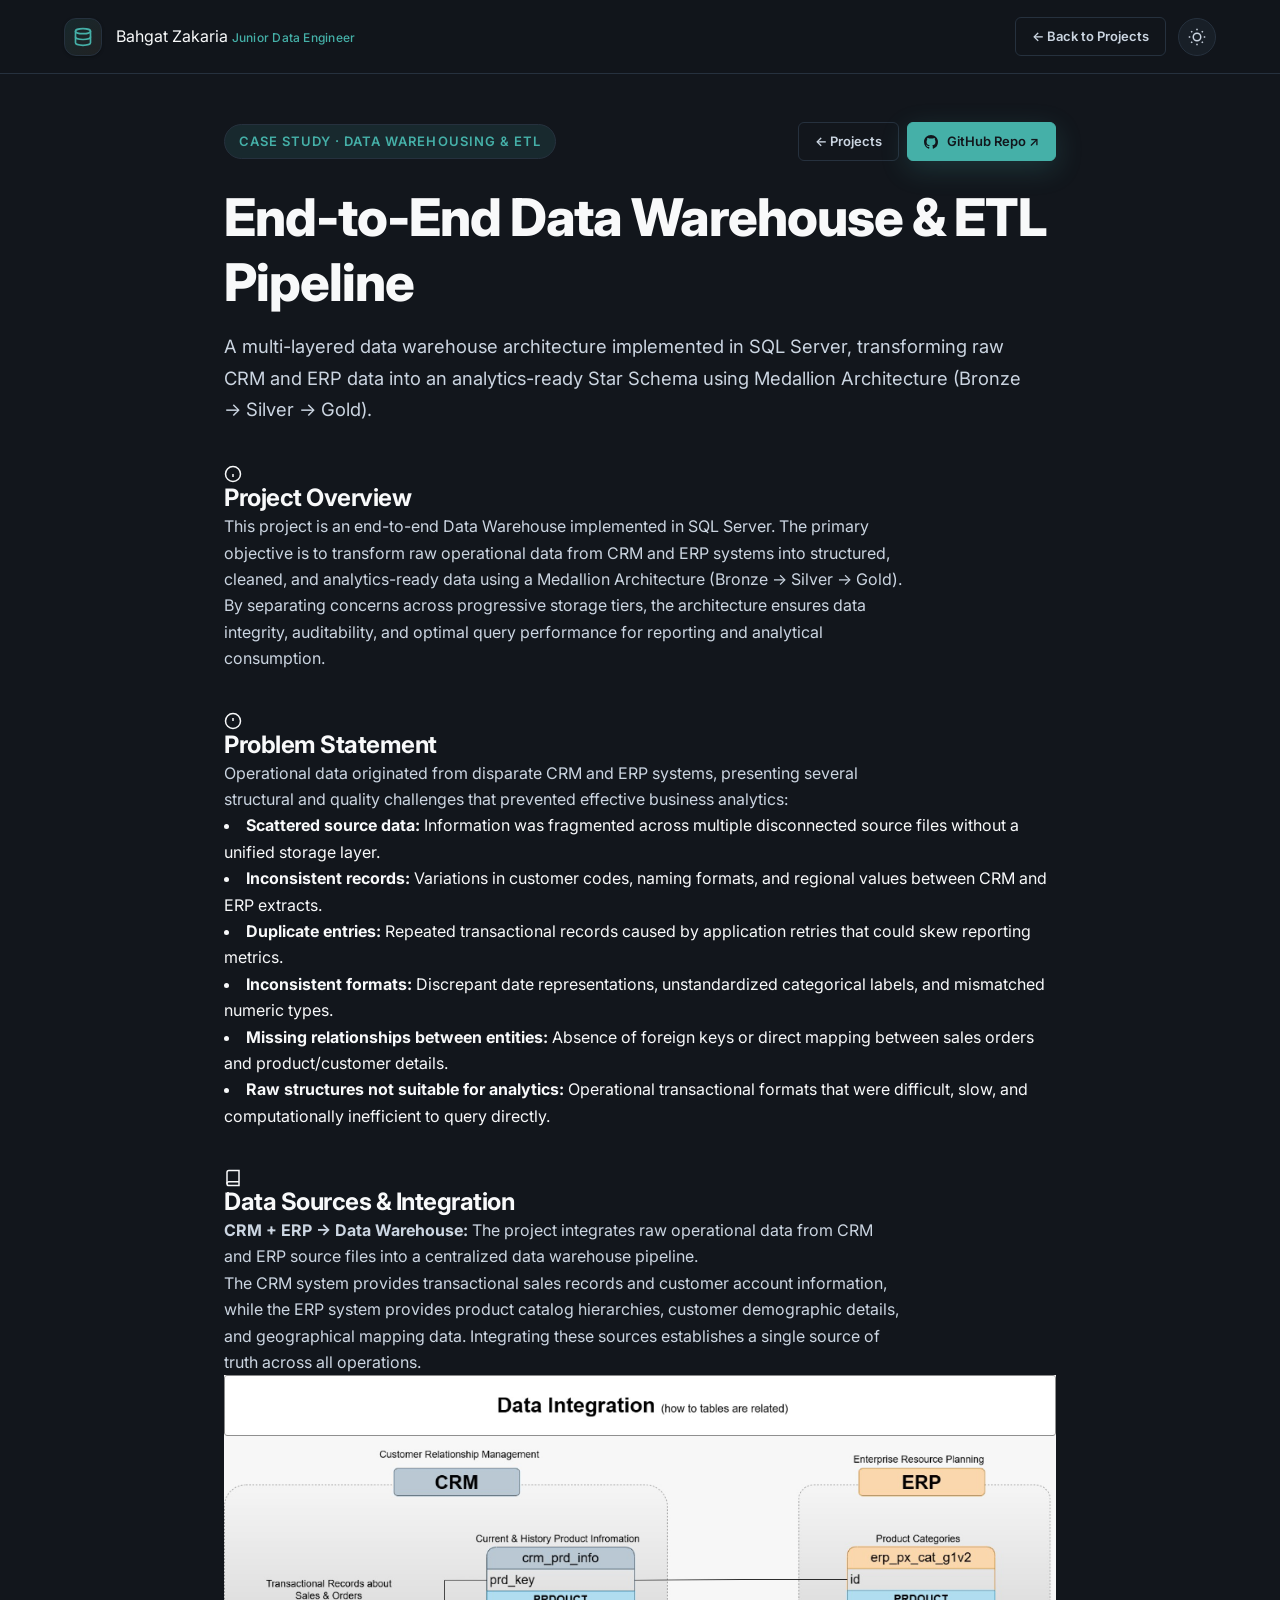
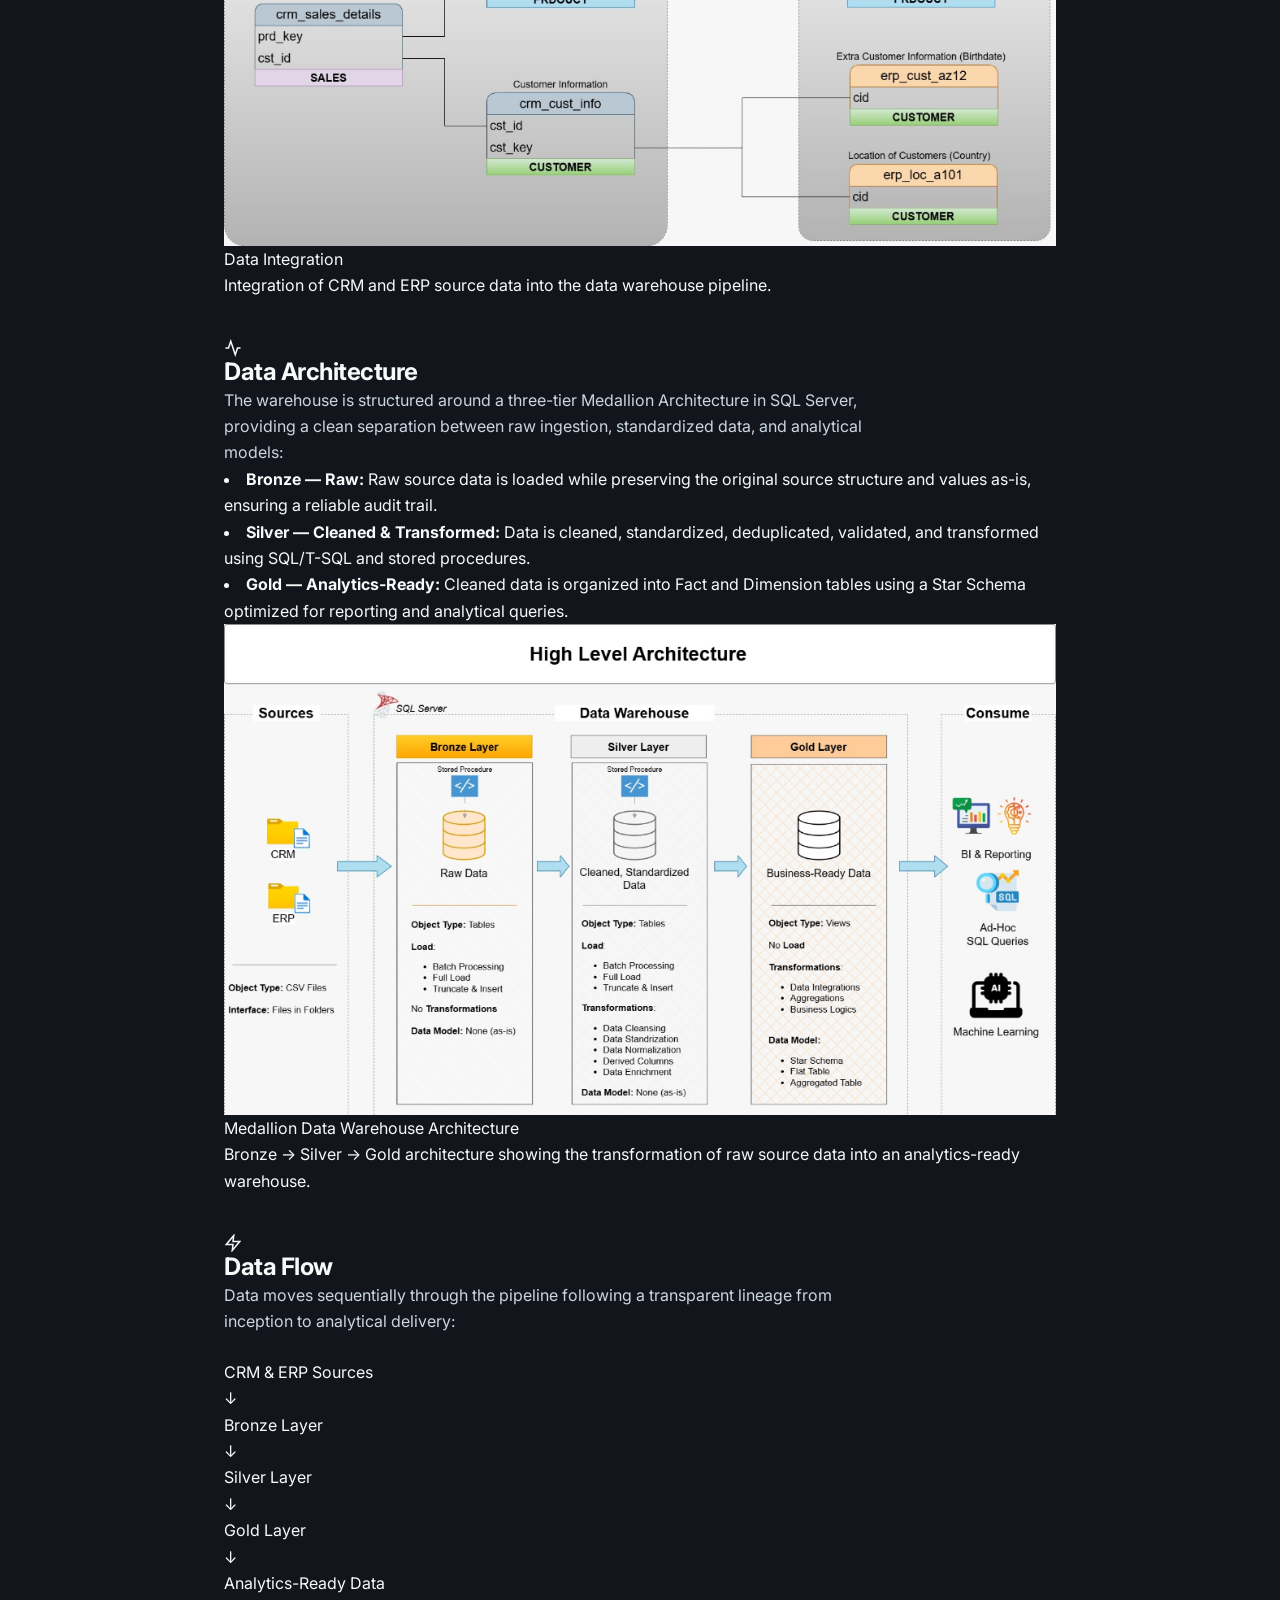
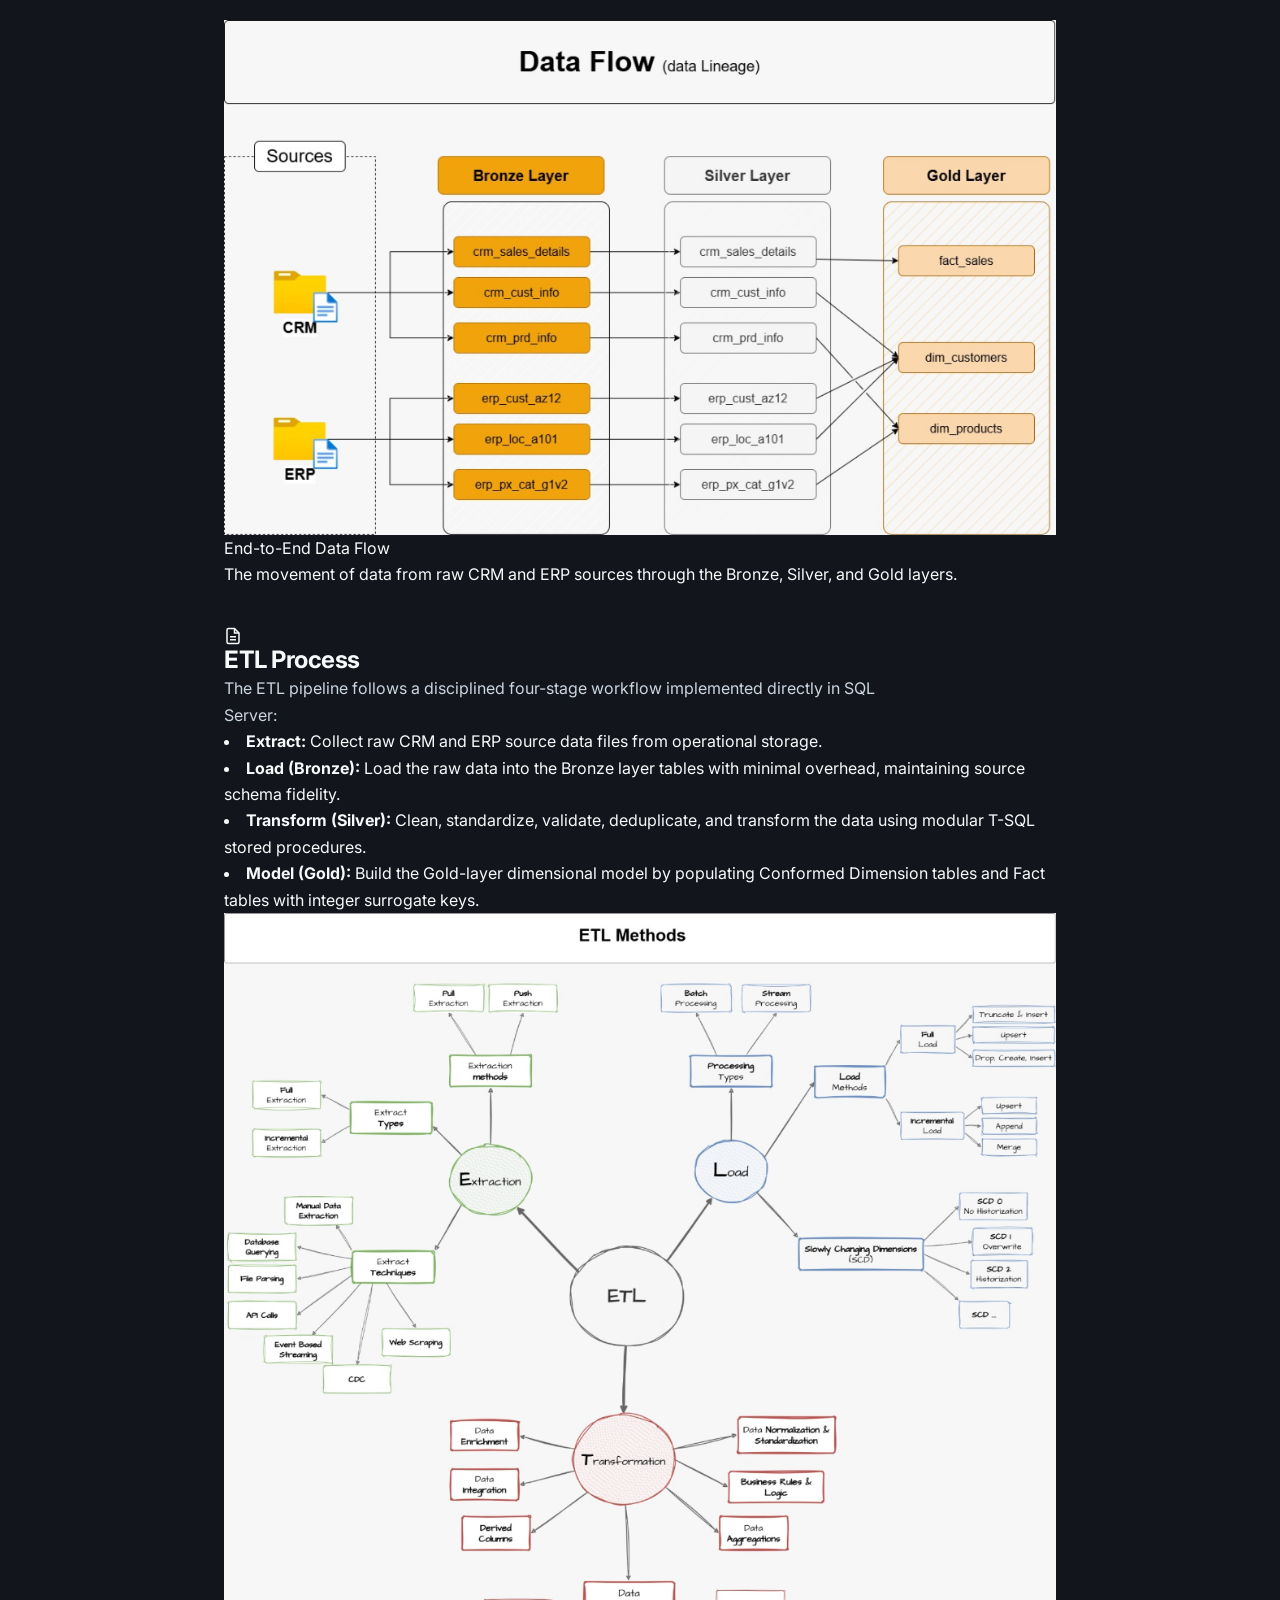
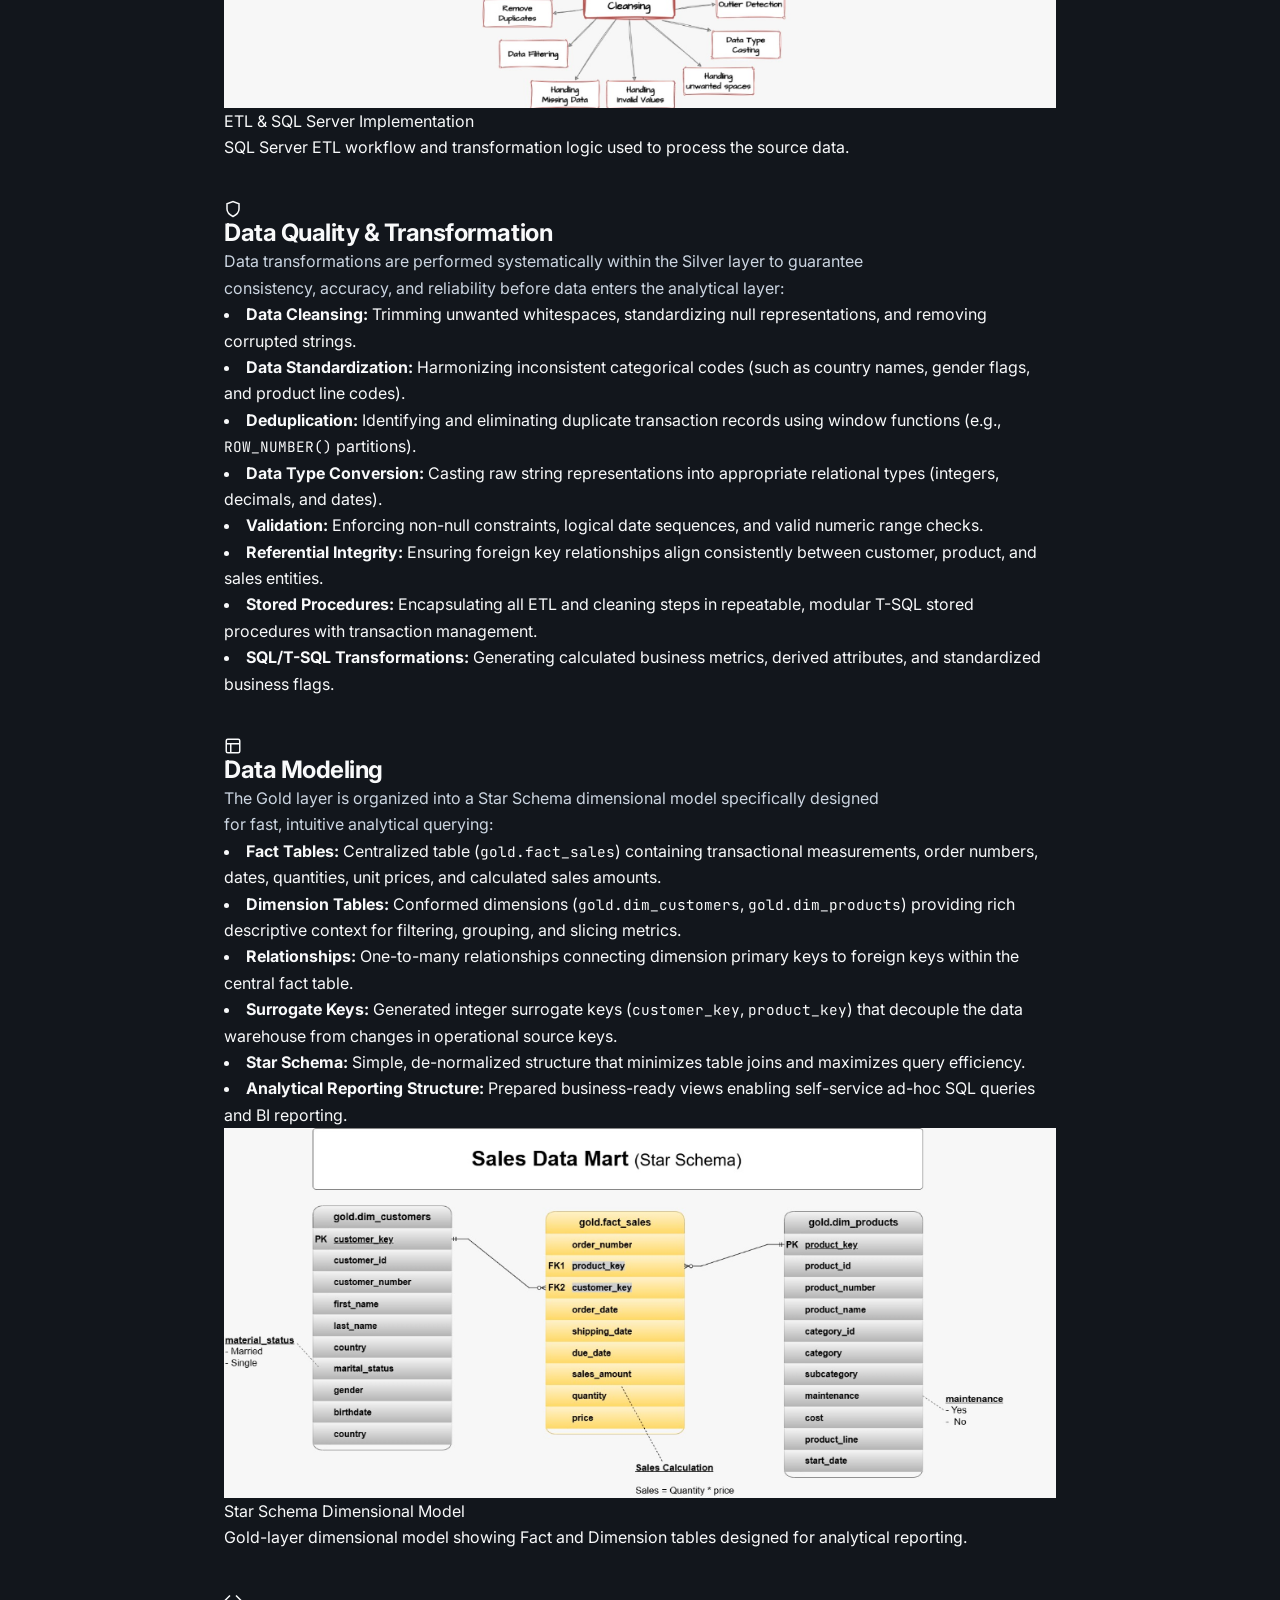
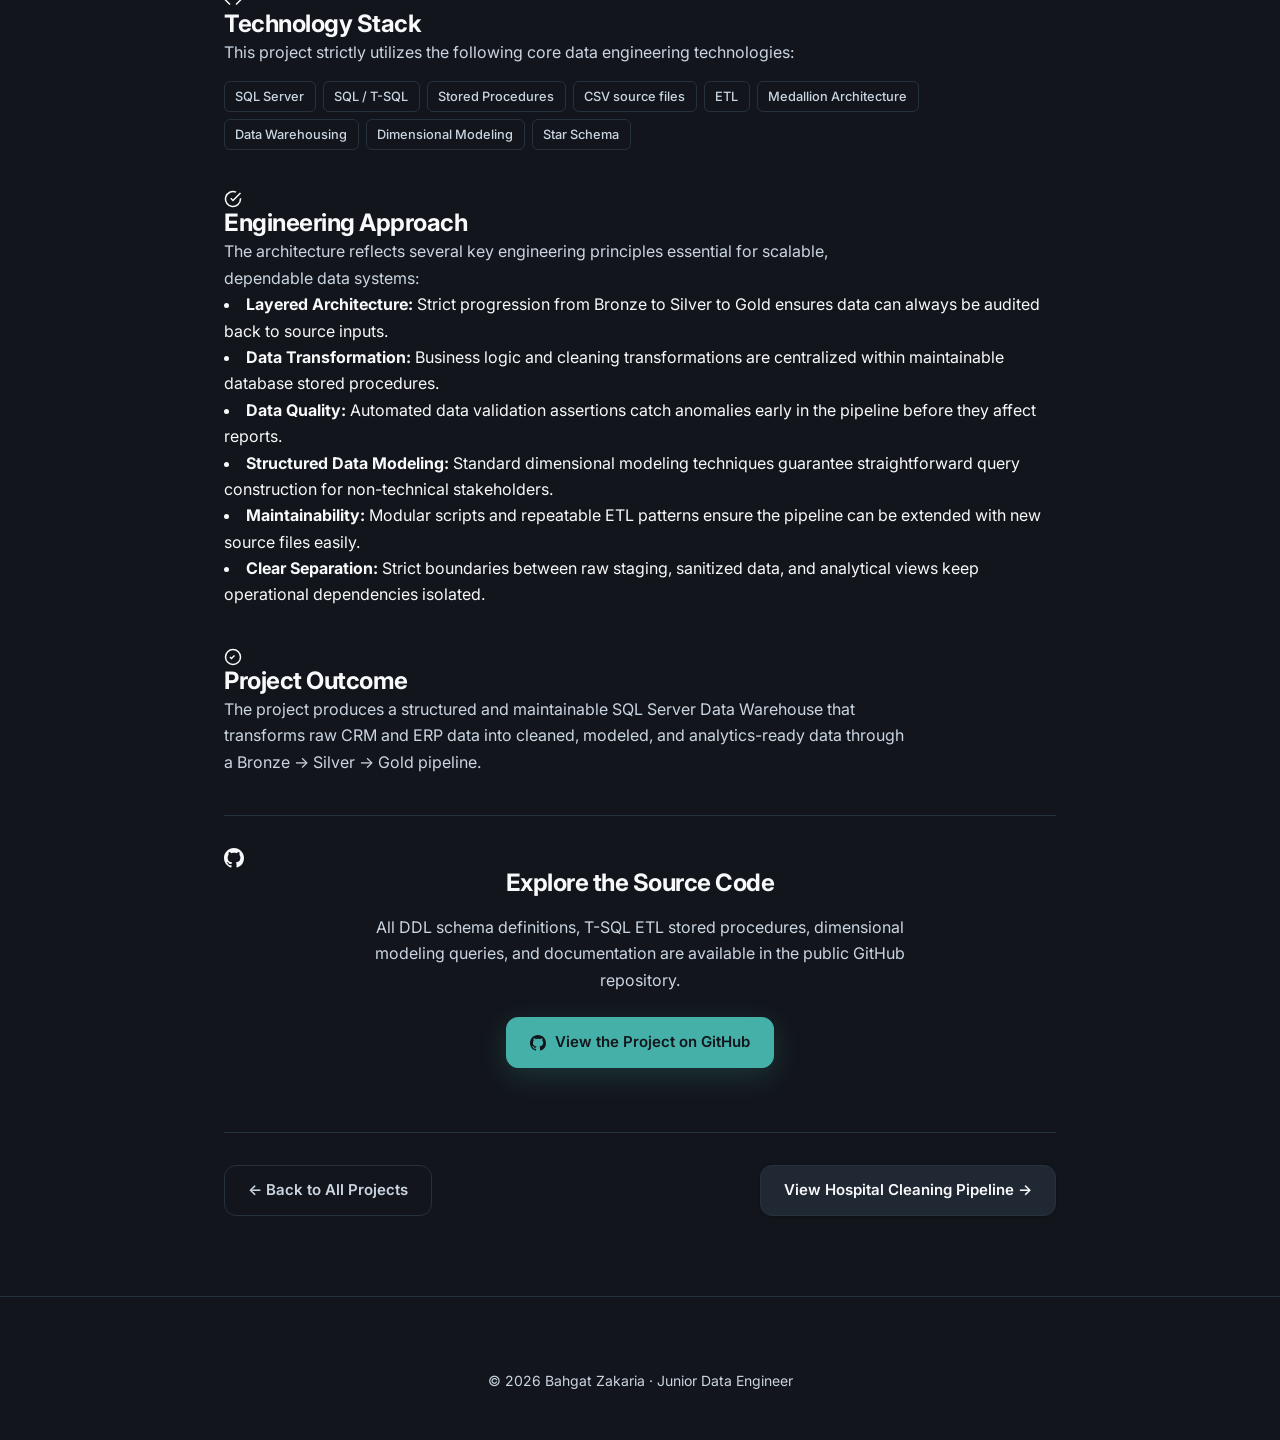
<file: case-studies/data-warehouse-etl.html>
<!DOCTYPE html>
<html lang="en" data-theme="light">
<head>
  <meta charset="UTF-8">
  <meta name="viewport" content="width=device-width, initial-scale=1.0">
  <title>Case Study: End-to-End Data Warehouse &amp; ETL Pipeline | Bahgat Zakaria</title>
  <meta name="description" content="Case study on architecting an end-to-end Data Warehouse in SQL Server using Medallion Architecture (Bronze → Silver → Gold) and Star Schema dimensional modeling.">
  <link rel="icon" type="image/svg+xml" href="../assets/images/favicon.svg">

  <link rel="preconnect" href="https://fonts.googleapis.com">
  <link rel="preconnect" href="https://fonts.gstatic.com" crossorigin>
  <link href="https://fonts.googleapis.com/css2?family=Inter:wght@400;500;600;700;800&family=JetBrains+Mono:wght@400;500;600&display=swap" rel="stylesheet">

  <link rel="stylesheet" href="../css/main.css">
  <link rel="stylesheet" href="../css/components.css">
  <link rel="stylesheet" href="../css/responsive.css">

  <script src="../js/theme.js"></script>
</head>
<body>
  <!-- Header -->
  <header class="site-header">
    <div class="container header-container">
      <a href="../index.html" class="brand-logo">
        <div class="brand-icon">
          <svg width="20" height="20" viewBox="0 0 24 24" fill="none" stroke="currentColor" stroke-width="2" stroke-linecap="round" stroke-linejoin="round">
            <ellipse cx="12" cy="5" rx="9" ry="3"></ellipse>
            <path d="M21 12c0 1.66-4 3-9 3s-9-1.34-9-3"></path>
            <path d="M3 5v14c0 1.66 4 3 9 3s9-1.34 9-3V5"></path>
          </svg>
        </div>
        <div>
          <span>Bahgat Zakaria</span>
          <span class="brand-role">Junior Data Engineer</span>
        </div>
      </a>

      <div class="header-actions">
        <a href="../index.html#projects" class="btn btn-outline btn-sm">
          ← Back to Projects
        </a>
        <button type="button" class="theme-toggle-btn" aria-label="Toggle Light/Dark Mode">
          <svg class="moon-icon" viewBox="0 0 24 24" fill="none" stroke="currentColor" stroke-width="2">
            <path d="M21 12.79A9 9 0 1 1 11.21 3 7 7 0 0 0 21 12.79z"></path>
          </svg>
          <svg class="sun-icon" viewBox="0 0 24 24" fill="none" stroke="currentColor" stroke-width="2">
            <circle cx="12" cy="12" r="5"></circle>
            <line x1="12" y1="1" x2="12" y2="3"></line>
            <line x1="12" y1="21" x2="12" y2="23"></line>
            <line x1="4.22" y1="4.22" x2="5.64" y2="5.64"></line>
            <line x1="18.36" y1="18.36" x2="19.78" y2="19.78"></line>
            <line x1="1" y1="12" x2="3" y2="12"></line>
            <line x1="21" y1="12" x2="23" y2="12"></line>
            <line x1="4.22" y1="19.78" x2="5.64" y2="18.36"></line>
            <line x1="18.36" y1="5.64" x2="19.78" y2="4.22"></line>
          </svg>
        </button>
      </div>
    </div>
  </header>

  <main style="padding-top: calc(var(--navbar-height) + 3rem); padding-bottom: 5rem;">
    <article class="container-narrow">
      
      <!-- Top Navigation & Tag -->
      <div style="display: flex; justify-content: space-between; align-items: center; margin-bottom: 1.5rem; flex-wrap: wrap; gap: 1rem;">
        <span class="section-tag" style="margin-bottom: 0;">Case Study · Data Warehousing &amp; ETL</span>
        <div style="display: flex; gap: 0.5rem;">
          <a href="../index.html#projects" class="btn btn-outline btn-sm">
            ← Projects
          </a>
          <a href="https://github.com/bahgatzakaria653-dev/sql_data_wharehouse_project" class="btn btn-primary btn-sm" target="_blank" rel="noopener noreferrer">
            <svg width="14" height="14" viewBox="0 0 24 24" fill="currentColor">
              <path d="M12 0C5.37 0 0 5.37 0 12c0 5.31 3.435 9.795 8.205 11.385.6.105.825-.255.825-.57 0-.285-.015-1.23-.015-2.235-3.015.555-3.795-.735-4.035-1.41-.135-.345-.72-1.41-1.23-1.695-.42-.225-1.02-.78-.015-.795.945-.015 1.62.87 1.845 1.23 1.08 1.815 2.805 1.305 3.495.99.105-.78.42-1.305.765-1.605-2.67-.3-5.46-1.335-5.46-5.925 0-1.305.465-2.385 1.23-3.225-.12-.3-.54-1.53.12-3.18 0 0 1.005-.315 3.3 1.23.96-.27 1.98-.405 3-.405s2.04.135 3 .405c2.295-1.56 3.3-1.23 3.3-1.23.66 1.65.24 2.88.12 3.18.765.84 1.23 1.905 1.23 3.225 0 4.605-2.805 5.625-5.475 5.925.435.375.81 1.095.81 2.22 0 1.605-.015 2.895-.015 3.3 0 .315.225.69.825.57A12.02 12.02 0 0024 12c0-6.63-5.37-12-12-12z"/>
            </svg>
            GitHub Repo ↗
          </a>
        </div>
      </div>

      <h1 style="margin-bottom: 1rem;">End-to-End Data Warehouse &amp; ETL Pipeline</h1>
      
      <p class="lead" style="margin-bottom: 2.5rem; color: var(--text-secondary); font-size: 1.15rem; line-height: 1.7;">
        A multi-layered data warehouse architecture implemented in SQL Server, transforming raw CRM and ERP data into an analytics-ready Star Schema using Medallion Architecture (Bronze → Silver → Gold).
      </p>

      <!-- 1. Project Overview -->
      <section class="case-study-section" style="padding: 0 0 2.5rem 0;">
        <h3>
          <svg width="18" height="18" viewBox="0 0 24 24" fill="none" stroke="currentColor" stroke-width="2"><circle cx="12" cy="12" r="10"/><line x1="12" y1="16" x2="12" y2="12"/><line x1="12" y1="8" x2="12.01" y2="8"/></svg>
          Project Overview
        </h3>
        <p>
          This project is an end-to-end Data Warehouse implemented in SQL Server. The primary objective is to transform raw operational data from CRM and ERP systems into structured, cleaned, and analytics-ready data using a Medallion Architecture (Bronze → Silver → Gold).
        </p>
        <p>
          By separating concerns across progressive storage tiers, the architecture ensures data integrity, auditability, and optimal query performance for reporting and analytical consumption.
        </p>
      </section>

      <!-- 2. Problem Statement -->
      <section class="case-study-section" style="padding: 0 0 2.5rem 0;">
        <h3>
          <svg width="18" height="18" viewBox="0 0 24 24" fill="none" stroke="currentColor" stroke-width="2"><circle cx="12" cy="12" r="10"/><line x1="12" y1="8" x2="12" y2="12"/><line x1="12" y1="16" x2="12.01" y2="16"/></svg>
          Problem Statement
        </h3>
        <p>
          Operational data originated from disparate CRM and ERP systems, presenting several structural and quality challenges that prevented effective business analytics:
        </p>
        <ul>
          <li><strong>Scattered source data:</strong> Information was fragmented across multiple disconnected source files without a unified storage layer.</li>
          <li><strong>Inconsistent records:</strong> Variations in customer codes, naming formats, and regional values between CRM and ERP extracts.</li>
          <li><strong>Duplicate entries:</strong> Repeated transactional records caused by application retries that could skew reporting metrics.</li>
          <li><strong>Inconsistent formats:</strong> Discrepant date representations, unstandardized categorical labels, and mismatched numeric types.</li>
          <li><strong>Missing relationships between entities:</strong> Absence of foreign keys or direct mapping between sales orders and product/customer details.</li>
          <li><strong>Raw structures not suitable for analytics:</strong> Operational transactional formats that were difficult, slow, and computationally inefficient to query directly.</li>
        </ul>
      </section>

      <!-- 3. Data Sources & Integration -->
      <section class="case-study-section" style="padding: 0 0 2.5rem 0;">
        <h3>
          <svg width="18" height="18" viewBox="0 0 24 24" fill="none" stroke="currentColor" stroke-width="2"><path d="M4 19.5A2.5 2.5 0 0 1 6.5 17H20"/><path d="M6.5 2H20v20H6.5A2.5 2.5 0 0 1 4 19.5v-15A2.5 2.5 0 0 1 6.5 2z"/></svg>
          Data Sources &amp; Integration
        </h3>
        <p>
          <strong>CRM + ERP → Data Warehouse:</strong> The project integrates raw operational data from CRM and ERP source files into a centralized data warehouse pipeline.
        </p>
        <p>
          The CRM system provides transactional sales records and customer account information, while the ERP system provides product catalog hierarchies, customer demographic details, and geographical mapping data. Integrating these sources establishes a single source of truth across all operations.
        </p>
        
        <figure class="case-study-figure">
          <img src="../assets/images/dwh-data-integration.png" alt="Data Integration: CRM and ERP Source Files to Data Warehouse" loading="lazy">
          <figcaption class="case-study-caption">
            <div class="case-study-caption-title">Data Integration</div>
            <div class="case-study-caption-desc">Integration of CRM and ERP source data into the data warehouse pipeline.</div>
          </figcaption>
        </figure>
      </section>

      <!-- 4. Data Architecture -->
      <section class="case-study-section" style="padding: 0 0 2.5rem 0;">
        <h3>
          <svg width="18" height="18" viewBox="0 0 24 24" fill="none" stroke="currentColor" stroke-width="2"><polyline points="22 12 18 12 15 21 9 3 6 12 2 12"/></svg>
          Data Architecture
        </h3>
        <p>
          The warehouse is structured around a three-tier Medallion Architecture in SQL Server, providing a clean separation between raw ingestion, standardized data, and analytical models:
        </p>
        <ul>
          <li><strong>Bronze — Raw:</strong> Raw source data is loaded while preserving the original source structure and values as-is, ensuring a reliable audit trail.</li>
          <li><strong>Silver — Cleaned &amp; Transformed:</strong> Data is cleaned, standardized, deduplicated, validated, and transformed using SQL/T-SQL and stored procedures.</li>
          <li><strong>Gold — Analytics-Ready:</strong> Cleaned data is organized into Fact and Dimension tables using a Star Schema optimized for reporting and analytical queries.</li>
        </ul>

        <figure class="case-study-figure">
          <img src="../assets/images/dwh-architecture-diagram.png" alt="Medallion Data Warehouse Architecture — Bronze, Silver, and Gold Layers" loading="lazy">
          <figcaption class="case-study-caption">
            <div class="case-study-caption-title">Medallion Data Warehouse Architecture</div>
            <div class="case-study-caption-desc">Bronze → Silver → Gold architecture showing the transformation of raw source data into an analytics-ready warehouse.</div>
          </figcaption>
        </figure>
      </section>

      <!-- 5. Data Flow -->
      <section class="case-study-section" style="padding: 0 0 2.5rem 0;">
        <h3>
          <svg width="18" height="18" viewBox="0 0 24 24" fill="none" stroke="currentColor" stroke-width="2"><polygon points="13 2 3 14 12 14 11 22 21 10 12 10 13 2"/></svg>
          Data Flow
        </h3>
        <p>
          Data moves sequentially through the pipeline following a transparent lineage from inception to analytical delivery:
        </p>
        <div class="workflow-pipeline" style="margin: 1.5rem 0;">
          <div class="workflow-step"><span>CRM &amp; ERP Sources</span></div>
          <span class="workflow-arrow">↓</span>
          <div class="workflow-step"><span>Bronze Layer</span></div>
          <span class="workflow-arrow">↓</span>
          <div class="workflow-step"><span>Silver Layer</span></div>
          <span class="workflow-arrow">↓</span>
          <div class="workflow-step"><span>Gold Layer</span></div>
          <span class="workflow-arrow">↓</span>
          <div class="workflow-step"><span>Analytics-Ready Data</span></div>
        </div>

        <figure class="case-study-figure">
          <img src="../assets/images/dwh-data-flow.png" alt="End-to-End Data Flow from Raw CRM/ERP Sources Through Bronze, Silver, and Gold" loading="lazy">
          <figcaption class="case-study-caption">
            <div class="case-study-caption-title">End-to-End Data Flow</div>
            <div class="case-study-caption-desc">The movement of data from raw CRM and ERP sources through the Bronze, Silver, and Gold layers.</div>
          </figcaption>
        </figure>
      </section>

      <!-- 6. ETL Process -->
      <section class="case-study-section" style="padding: 0 0 2.5rem 0;">
        <h3>
          <svg width="18" height="18" viewBox="0 0 24 24" fill="none" stroke="currentColor" stroke-width="2"><path d="M14 2H6a2 2 0 0 0-2 2v16a2 2 0 0 0 2 2h12a2 2 0 0 0 2-2V8z"/><polyline points="14 2 14 8 20 8"/><line x1="16" y1="13" x2="8" y2="13"/><line x1="16" y1="17" x2="8" y2="17"/></svg>
          ETL Process
        </h3>
        <p>
          The ETL pipeline follows a disciplined four-stage workflow implemented directly in SQL Server:
        </p>
        <ul>
          <li><strong>Extract:</strong> Collect raw CRM and ERP source data files from operational storage.</li>
          <li><strong>Load (Bronze):</strong> Load the raw data into the Bronze layer tables with minimal overhead, maintaining source schema fidelity.</li>
          <li><strong>Transform (Silver):</strong> Clean, standardize, validate, deduplicate, and transform the data using modular T-SQL stored procedures.</li>
          <li><strong>Model (Gold):</strong> Build the Gold-layer dimensional model by populating Conformed Dimension tables and Fact tables with integer surrogate keys.</li>
        </ul>

        <figure class="case-study-figure">
          <img src="../assets/images/dwh-etl-methods.png" alt="ETL and SQL Server Implementation Architecture" loading="lazy">
          <figcaption class="case-study-caption">
            <div class="case-study-caption-title">ETL &amp; SQL Server Implementation</div>
            <div class="case-study-caption-desc">SQL Server ETL workflow and transformation logic used to process the source data.</div>
          </figcaption>
        </figure>
      </section>

      <!-- 7. Data Quality & Transformation -->
      <section class="case-study-section" style="padding: 0 0 2.5rem 0;">
        <h3>
          <svg width="18" height="18" viewBox="0 0 24 24" fill="none" stroke="currentColor" stroke-width="2"><path d="M12 22s8-4 8-10V5l-8-3-8 3v7c0 6 8 10 8 10z"/></svg>
          Data Quality &amp; Transformation
        </h3>
        <p>
          Data transformations are performed systematically within the Silver layer to guarantee consistency, accuracy, and reliability before data enters the analytical layer:
        </p>
        <ul>
          <li><strong>Data Cleansing:</strong> Trimming unwanted whitespaces, standardizing null representations, and removing corrupted strings.</li>
          <li><strong>Data Standardization:</strong> Harmonizing inconsistent categorical codes (such as country names, gender flags, and product line codes).</li>
          <li><strong>Deduplication:</strong> Identifying and eliminating duplicate transaction records using window functions (e.g., <code>ROW_NUMBER()</code> partitions).</li>
          <li><strong>Data Type Conversion:</strong> Casting raw string representations into appropriate relational types (integers, decimals, and dates).</li>
          <li><strong>Validation:</strong> Enforcing non-null constraints, logical date sequences, and valid numeric range checks.</li>
          <li><strong>Referential Integrity:</strong> Ensuring foreign key relationships align consistently between customer, product, and sales entities.</li>
          <li><strong>Stored Procedures:</strong> Encapsulating all ETL and cleaning steps in repeatable, modular T-SQL stored procedures with transaction management.</li>
          <li><strong>SQL/T-SQL Transformations:</strong> Generating calculated business metrics, derived attributes, and standardized business flags.</li>
        </ul>
      </section>

      <!-- 8. Data Modeling -->
      <section class="case-study-section" style="padding: 0 0 2.5rem 0;">
        <h3>
          <svg width="18" height="18" viewBox="0 0 24 24" fill="none" stroke="currentColor" stroke-width="2"><rect x="3" y="3" width="18" height="18" rx="2" ry="2"/><line x1="3" y1="9" x2="21" y2="9"/><line x1="9" y1="21" x2="9" y2="9"/></svg>
          Data Modeling
        </h3>
        <p>
          The Gold layer is organized into a Star Schema dimensional model specifically designed for fast, intuitive analytical querying:
        </p>
        <ul>
          <li><strong>Fact Tables:</strong> Centralized table (<code>gold.fact_sales</code>) containing transactional measurements, order numbers, dates, quantities, unit prices, and calculated sales amounts.</li>
          <li><strong>Dimension Tables:</strong> Conformed dimensions (<code>gold.dim_customers</code>, <code>gold.dim_products</code>) providing rich descriptive context for filtering, grouping, and slicing metrics.</li>
          <li><strong>Relationships:</strong> One-to-many relationships connecting dimension primary keys to foreign keys within the central fact table.</li>
          <li><strong>Surrogate Keys:</strong> Generated integer surrogate keys (<code>customer_key</code>, <code>product_key</code>) that decouple the data warehouse from changes in operational source keys.</li>
          <li><strong>Star Schema:</strong> Simple, de-normalized structure that minimizes table joins and maximizes query efficiency.</li>
          <li><strong>Analytical Reporting Structure:</strong> Prepared business-ready views enabling self-service ad-hoc SQL queries and BI reporting.</li>
        </ul>

        <figure class="case-study-figure">
          <img src="../assets/images/dwh-star-schema-model.png" alt="Star Schema Dimensional Model: Fact Sales, Dim Customers, Dim Products" loading="lazy">
          <figcaption class="case-study-caption">
            <div class="case-study-caption-title">Star Schema Dimensional Model</div>
            <div class="case-study-caption-desc">Gold-layer dimensional model showing Fact and Dimension tables designed for analytical reporting.</div>
          </figcaption>
        </figure>
      </section>

      <!-- 9. Technology Stack -->
      <section class="case-study-section" style="padding: 0 0 2.5rem 0;">
        <h3>
          <svg width="18" height="18" viewBox="0 0 24 24" fill="none" stroke="currentColor" stroke-width="2"><polyline points="16 18 22 12 16 6"/><polyline points="8 6 2 12 8 18"/></svg>
          Technology Stack
        </h3>
        <p>
          This project strictly utilizes the following core data engineering technologies:
        </p>
        <div class="project-tech-stack" style="margin: 1rem 0 0 0;">
          <span class="tech-tag">SQL Server</span>
          <span class="tech-tag">SQL / T-SQL</span>
          <span class="tech-tag">Stored Procedures</span>
          <span class="tech-tag">CSV source files</span>
          <span class="tech-tag">ETL</span>
          <span class="tech-tag">Medallion Architecture</span>
          <span class="tech-tag">Data Warehousing</span>
          <span class="tech-tag">Dimensional Modeling</span>
          <span class="tech-tag">Star Schema</span>
        </div>
      </section>

      <!-- 10. Engineering Approach -->
      <section class="case-study-section" style="padding: 0 0 2.5rem 0;">
        <h3>
          <svg width="18" height="18" viewBox="0 0 24 24" fill="none" stroke="currentColor" stroke-width="2"><path d="M22 11.08V12a10 10 0 1 1-5.93-9.14"/><polyline points="22 4 12 14.01 9 11.01"/></svg>
          Engineering Approach
        </h3>
        <p>
          The architecture reflects several key engineering principles essential for scalable, dependable data systems:
        </p>
        <ul>
          <li><strong>Layered Architecture:</strong> Strict progression from Bronze to Silver to Gold ensures data can always be audited back to source inputs.</li>
          <li><strong>Data Transformation:</strong> Business logic and cleaning transformations are centralized within maintainable database stored procedures.</li>
          <li><strong>Data Quality:</strong> Automated data validation assertions catch anomalies early in the pipeline before they affect reports.</li>
          <li><strong>Structured Data Modeling:</strong> Standard dimensional modeling techniques guarantee straightforward query construction for non-technical stakeholders.</li>
          <li><strong>Maintainability:</strong> Modular scripts and repeatable ETL patterns ensure the pipeline can be extended with new source files easily.</li>
          <li><strong>Clear Separation:</strong> Strict boundaries between raw staging, sanitized data, and analytical views keep operational dependencies isolated.</li>
        </ul>
      </section>

      <!-- 11. Project Outcome -->
      <section class="case-study-section" style="padding: 0 0 2.5rem 0;">
        <h3>
          <svg width="18" height="18" viewBox="0 0 24 24" fill="none" stroke="currentColor" stroke-width="2"><circle cx="12" cy="12" r="10"/><path d="M8 12l2 2 4-4"/></svg>
          Project Outcome
        </h3>
        <p>
          The project produces a structured and maintainable SQL Server Data Warehouse that transforms raw CRM and ERP data into cleaned, modeled, and analytics-ready data through a Bronze → Silver → Gold pipeline.
        </p>
      </section>

      <!-- 12 & 13. GitHub CTA -->
      <section class="case-study-section" style="padding: 2rem 0; border-top: 1px solid var(--border-color); text-align: center;">
        <h3 style="justify-content: center; margin-bottom: 1rem;">
          <svg width="20" height="20" viewBox="0 0 24 24" fill="currentColor">
            <path d="M12 0C5.37 0 0 5.37 0 12c0 5.31 3.435 9.795 8.205 11.385.6.105.825-.255.825-.57 0-.285-.015-1.23-.015-2.235-3.015.555-3.795-.735-4.035-1.41-.135-.345-.72-1.41-1.23-1.695-.42-.225-1.02-.78-.015-.795.945-.015 1.62.87 1.845 1.23 1.08 1.815 2.805 1.305 3.495.99.105-.78.42-1.305.765-1.605-2.67-.3-5.46-1.335-5.46-5.925 0-1.305.465-2.385 1.23-3.225-.12-.3-.54-1.53.12-3.18 0 0 1.005-.315 3.3 1.23.96-.27 1.98-.405 3-.405s2.04.135 3 .405c2.295-1.56 3.3-1.23 3.3-1.23.66 1.65.24 2.88.12 3.18.765.84 1.23 1.905 1.23 3.225 0 4.605-2.805 5.625-5.475 5.925.435.375.81 1.095.81 2.22 0 1.605-.015 2.895-.015 3.3 0 .315.225.69.825.57A12.02 12.02 0 0024 12c0-6.63-5.37-12-12-12z"/>
          </svg>
          Explore the Source Code
        </h3>
        <p style="max-width: 600px; margin: 0 auto 1.5rem auto; color: var(--text-secondary);">
          All DDL schema definitions, T-SQL ETL stored procedures, dimensional modeling queries, and documentation are available in the public GitHub repository.
        </p>
        <a href="https://github.com/bahgatzakaria653-dev/sql_data_wharehouse_project" class="btn btn-primary" target="_blank" rel="noopener noreferrer">
          <svg width="16" height="16" viewBox="0 0 24 24" fill="currentColor">
            <path d="M12 0C5.37 0 0 5.37 0 12c0 5.31 3.435 9.795 8.205 11.385.6.105.825-.255.825-.57 0-.285-.015-1.23-.015-2.235-3.015.555-3.795-.735-4.035-1.41-.135-.345-.72-1.41-1.23-1.695-.42-.225-1.02-.78-.015-.795.945-.015 1.62.87 1.845 1.23 1.08 1.815 2.805 1.305 3.495.99.105-.78.42-1.305.765-1.605-2.67-.3-5.46-1.335-5.46-5.925 0-1.305.465-2.385 1.23-3.225-.12-.3-.54-1.53.12-3.18 0 0 1.005-.315 3.3 1.23.96-.27 1.98-.405 3-.405s2.04.135 3 .405c2.295-1.56 3.3-1.23 3.3-1.23.66 1.65.24 2.88.12 3.18.765.84 1.23 1.905 1.23 3.225 0 4.605-2.805 5.625-5.475 5.925.435.375.81 1.095.81 2.22 0 1.605-.015 2.895-.015 3.3 0 .315.225.69.825.57A12.02 12.02 0 0024 12c0-6.63-5.37-12-12-12z"/>
          </svg>
          View the Project on GitHub
        </a>
      </section>

      <!-- Bottom Navigation Actions -->
      <div style="display: flex; justify-content: space-between; align-items: center; border-top: 1px solid var(--border-color); padding-top: 2rem; margin-top: 2rem; flex-wrap: wrap; gap: 1rem;">
        <a href="../index.html#projects" class="btn btn-outline">
          ← Back to All Projects
        </a>
        <a href="hospital-data-cleaning.html" class="btn btn-secondary">
          View Hospital Cleaning Pipeline →
        </a>
      </div>

    </article>
  </main>

  <footer class="site-footer">
    <div class="container text-center">
      <p style="margin: 0 auto; font-size: 0.875rem;">&copy; 2026 Bahgat Zakaria · Junior Data Engineer</p>
    </div>
  </footer>
</body>
</html>
</file>
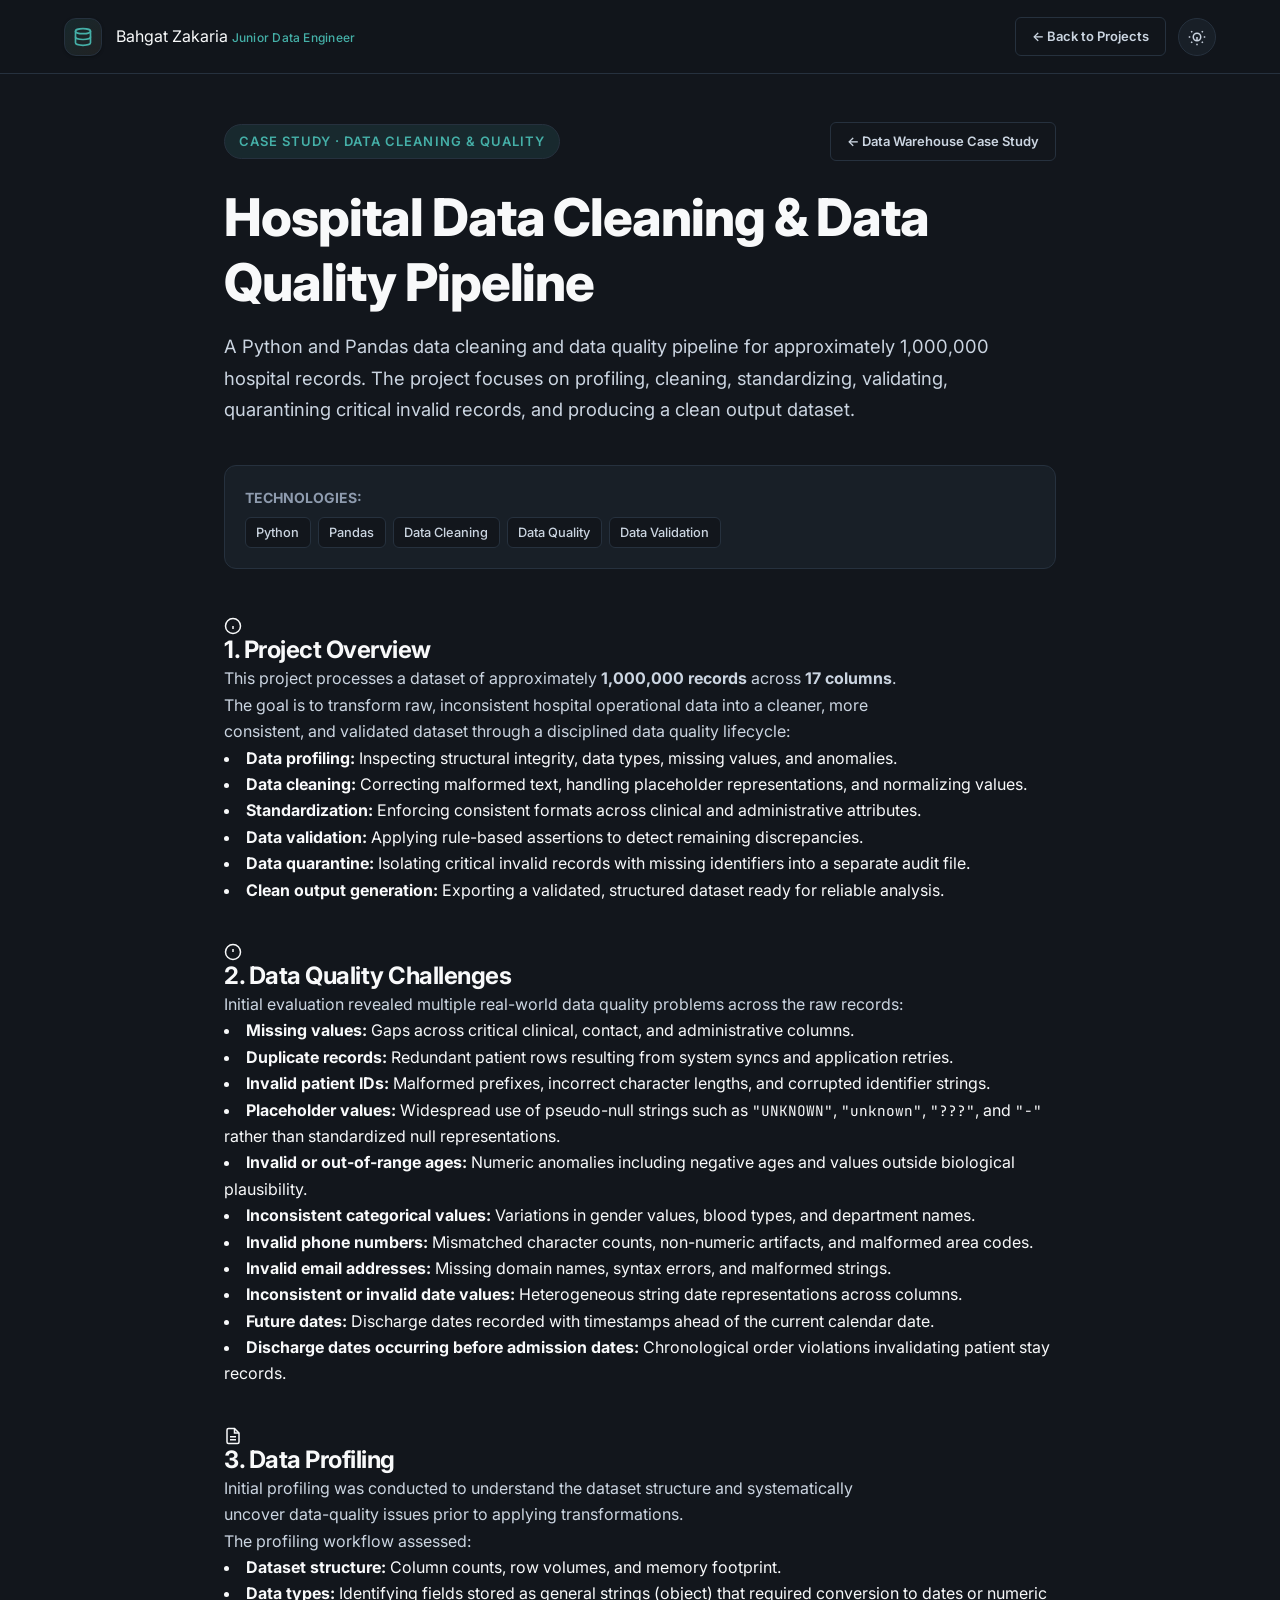
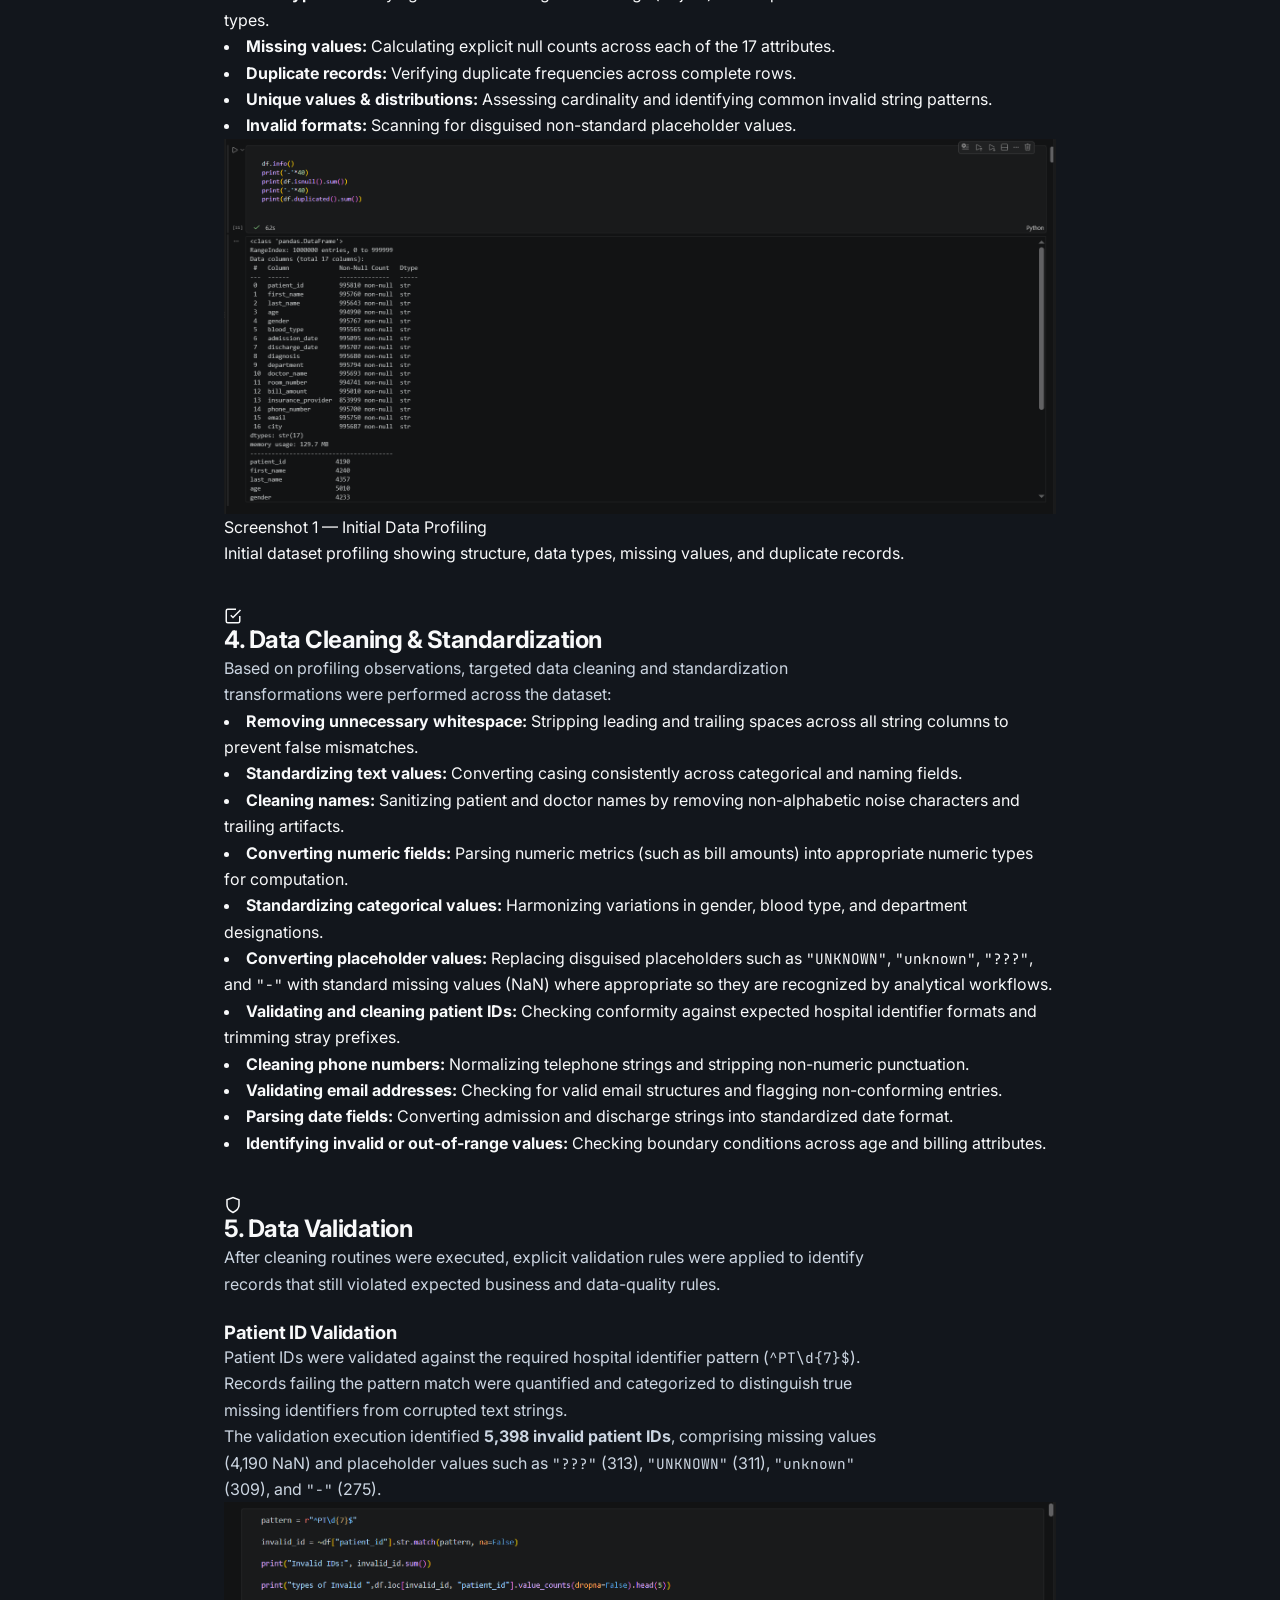
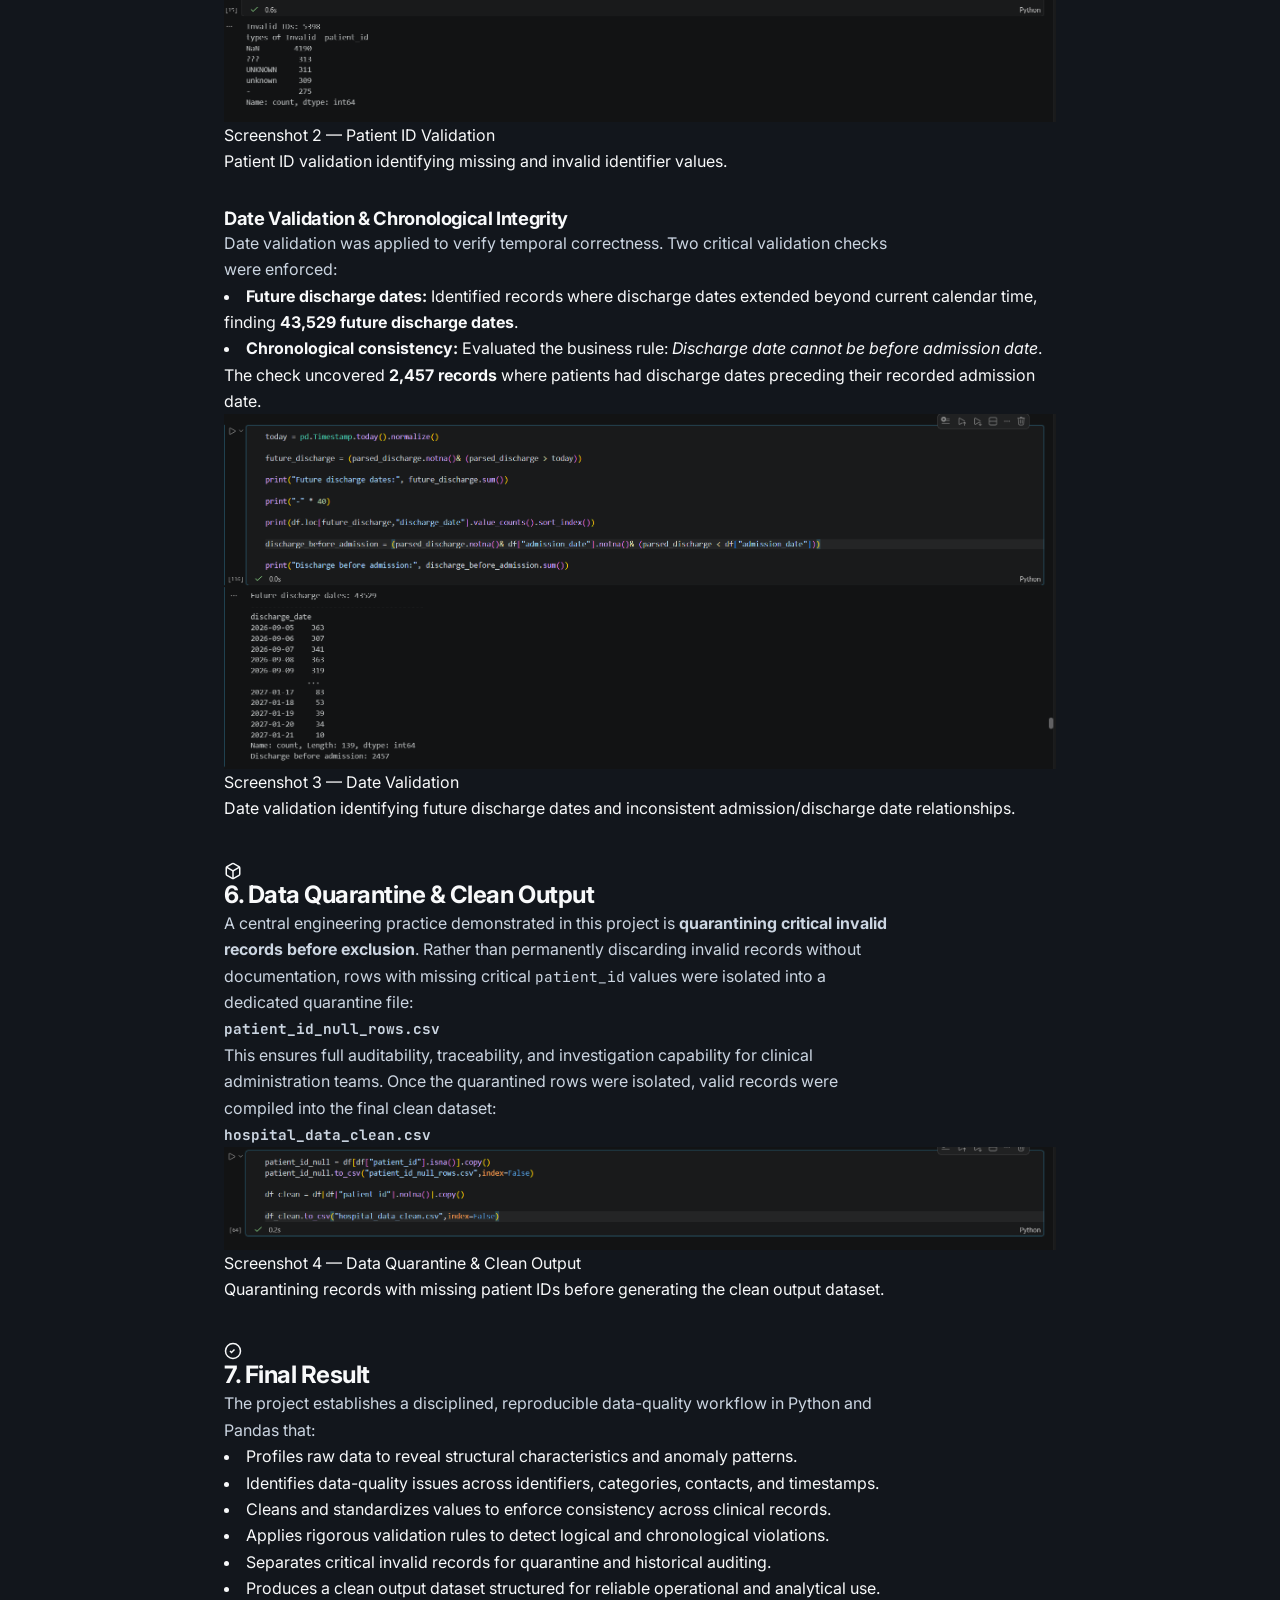
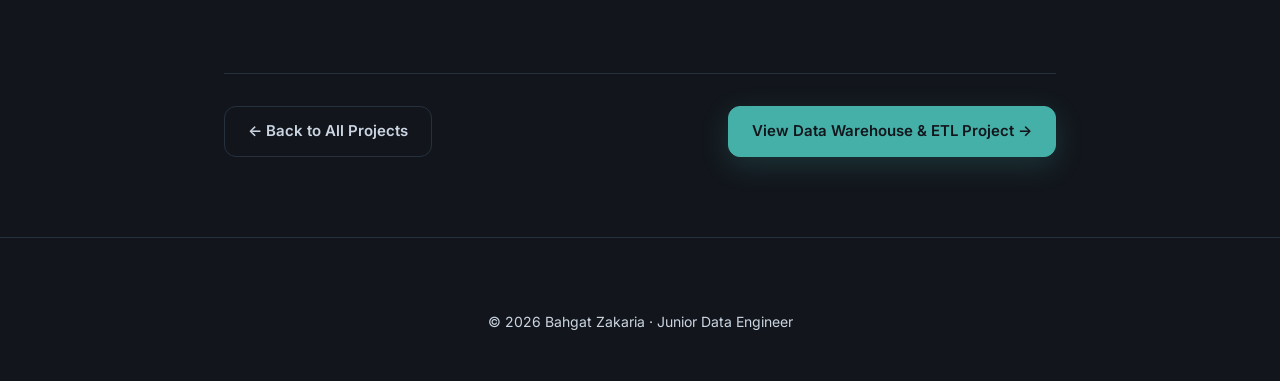
<file: case-studies/hospital-data-cleaning.html>
<!DOCTYPE html>
<html lang="en" data-theme="light">
<head>
  <meta charset="UTF-8">
  <meta name="viewport" content="width=device-width, initial-scale=1.0">
  <title>Case Study: Hospital Data Cleaning &amp; Data Quality Pipeline | Bahgat Zakaria</title>
  <meta name="description" content="Case study on profiling, cleaning, standardizing, validating, and quarantining a 1,000,000-record hospital dataset using Python and Pandas.">
  <link rel="icon" type="image/svg+xml" href="../assets/images/favicon.svg">

  <link rel="preconnect" href="https://fonts.googleapis.com">
  <link rel="preconnect" href="https://fonts.gstatic.com" crossorigin>
  <link href="https://fonts.googleapis.com/css2?family=Inter:wght@400;500;600;700;800&family=JetBrains+Mono:wght@400;500;600&display=swap" rel="stylesheet">

  <link rel="stylesheet" href="../css/main.css">
  <link rel="stylesheet" href="../css/components.css">
  <link rel="stylesheet" href="../css/responsive.css">

  <script src="../js/theme.js"></script>
</head>
<body>
  <!-- Header -->
  <header class="site-header">
    <div class="container header-container">
      <a href="../index.html" class="brand-logo">
        <div class="brand-icon">
          <svg width="20" height="20" viewBox="0 0 24 24" fill="none" stroke="currentColor" stroke-width="2" stroke-linecap="round" stroke-linejoin="round">
            <ellipse cx="12" cy="5" rx="9" ry="3"></ellipse>
            <path d="M21 12c0 1.66-4 3-9 3s-9-1.34-9-3"></path>
            <path d="M3 5v14c0 1.66 4 3 9 3s9-1.34 9-3V5"></path>
          </svg>
        </div>
        <div>
          <span>Bahgat Zakaria</span>
          <span class="brand-role">Junior Data Engineer</span>
        </div>
      </a>

      <div class="header-actions">
        <a href="../index.html#projects" class="btn btn-outline btn-sm">
          ← Back to Projects
        </a>
        <button type="button" class="theme-toggle-btn" aria-label="Toggle Light/Dark Mode">
          <svg class="moon-icon" viewBox="0 0 24 24" fill="none" stroke="currentColor" stroke-width="2">
            <path d="M21 12.79A9 9 0 1 1 11.21 3 7 7 0 0 0 21 12.79z"></path>
          </svg>
          <svg class="sun-icon" viewBox="0 0 24 24" fill="none" stroke="currentColor" stroke-width="2">
            <circle cx="12" cy="12" r="5"></circle>
            <line x1="12" y1="16" x2="12" y2="12"></line>
            <line x1="12" y1="21" x2="12" y2="23"></line>
            <line x1="4.22" y1="4.22" x2="5.64" y2="5.64"></line>
            <line x1="18.36" y1="18.36" x2="19.78" y2="19.78"></line>
            <line x1="1" y1="12" x2="3" y2="12"></line>
            <line x1="21" y1="12" x2="23" y2="12"></line>
            <line x1="4.22" y1="19.78" x2="5.64" y2="18.36"></line>
            <line x1="18.36" y1="5.64" x2="19.78" y2="4.22"></line>
          </svg>
        </button>
      </div>
    </div>
  </header>

  <main style="padding-top: calc(var(--navbar-height) + 3rem); padding-bottom: 5rem;">
    <article class="container-narrow">
      
      <!-- Top Navigation & Tag -->
      <div style="display: flex; justify-content: space-between; align-items: center; margin-bottom: 1.5rem; flex-wrap: wrap; gap: 1rem;">
        <span class="section-tag" style="margin-bottom: 0;">Case Study · Data Cleaning &amp; Quality</span>
        <a href="data-warehouse-etl.html" class="btn btn-outline btn-sm">
          ← Data Warehouse Case Study
        </a>
      </div>

      <h1 style="margin-bottom: 1rem;">Hospital Data Cleaning &amp; Data Quality Pipeline</h1>
      
      <p class="lead" style="margin-bottom: 2.5rem; color: var(--text-secondary); font-size: 1.15rem; line-height: 1.7;">
        A Python and Pandas data cleaning and data quality pipeline for approximately 1,000,000 hospital records. The project focuses on profiling, cleaning, standardizing, validating, quarantining critical invalid records, and producing a clean output dataset.
      </p>

      <!-- Tech Stack -->
      <div style="margin-bottom: 3rem; padding: 1.25rem; background: var(--bg-surface); border: 1px solid var(--border-color); border-radius: var(--radius-md);">
        <strong style="display: block; margin-bottom: 0.5rem; font-size: 0.875rem; text-transform: uppercase; color: var(--text-muted);">Technologies:</strong>
        <div class="project-tech-stack" style="margin-bottom: 0;">
          <span class="tech-tag">Python</span>
          <span class="tech-tag">Pandas</span>
          <span class="tech-tag">Data Cleaning</span>
          <span class="tech-tag">Data Quality</span>
          <span class="tech-tag">Data Validation</span>
        </div>
      </div>

      <!-- 1. Project Overview -->
      <section class="case-study-section" style="padding: 0 0 2.5rem 0;">
        <h3>
          <svg width="18" height="18" viewBox="0 0 24 24" fill="none" stroke="currentColor" stroke-width="2"><circle cx="12" cy="12" r="10"/><line x1="12" y1="16" x2="12" y2="12"/><line x1="12" y1="8" x2="12.01" y2="8"/></svg>
          1. Project Overview
        </h3>
        <p>
          This project processes a dataset of approximately <strong>1,000,000 records</strong> across <strong>17 columns</strong>. The goal is to transform raw, inconsistent hospital operational data into a cleaner, more consistent, and validated dataset through a disciplined data quality lifecycle:
        </p>
        <ul>
          <li><strong>Data profiling:</strong> Inspecting structural integrity, data types, missing values, and anomalies.</li>
          <li><strong>Data cleaning:</strong> Correcting malformed text, handling placeholder representations, and normalizing values.</li>
          <li><strong>Standardization:</strong> Enforcing consistent formats across clinical and administrative attributes.</li>
          <li><strong>Data validation:</strong> Applying rule-based assertions to detect remaining discrepancies.</li>
          <li><strong>Data quarantine:</strong> Isolating critical invalid records with missing identifiers into a separate audit file.</li>
          <li><strong>Clean output generation:</strong> Exporting a validated, structured dataset ready for reliable analysis.</li>
        </ul>
      </section>

      <!-- 2. Data Quality Challenges -->
      <section class="case-study-section" style="padding: 0 0 2.5rem 0;">
        <h3>
          <svg width="18" height="18" viewBox="0 0 24 24" fill="none" stroke="currentColor" stroke-width="2"><circle cx="12" cy="12" r="10"/><line x1="12" y1="8" x2="12" y2="12"/><line x1="12" y1="16" x2="12.01" y2="16"/></svg>
          2. Data Quality Challenges
        </h3>
        <p>
          Initial evaluation revealed multiple real-world data quality problems across the raw records:
        </p>
        <ul>
          <li><strong>Missing values:</strong> Gaps across critical clinical, contact, and administrative columns.</li>
          <li><strong>Duplicate records:</strong> Redundant patient rows resulting from system syncs and application retries.</li>
          <li><strong>Invalid patient IDs:</strong> Malformed prefixes, incorrect character lengths, and corrupted identifier strings.</li>
          <li><strong>Placeholder values:</strong> Widespread use of pseudo-null strings such as <code>"UNKNOWN"</code>, <code>"unknown"</code>, <code>"???"</code>, and <code>"-"</code> rather than standardized null representations.</li>
          <li><strong>Invalid or out-of-range ages:</strong> Numeric anomalies including negative ages and values outside biological plausibility.</li>
          <li><strong>Inconsistent categorical values:</strong> Variations in gender values, blood types, and department names.</li>
          <li><strong>Invalid phone numbers:</strong> Mismatched character counts, non-numeric artifacts, and malformed area codes.</li>
          <li><strong>Invalid email addresses:</strong> Missing domain names, syntax errors, and malformed strings.</li>
          <li><strong>Inconsistent or invalid date values:</strong> Heterogeneous string date representations across columns.</li>
          <li><strong>Future dates:</strong> Discharge dates recorded with timestamps ahead of the current calendar date.</li>
          <li><strong>Discharge dates occurring before admission dates:</strong> Chronological order violations invalidating patient stay records.</li>
        </ul>
      </section>

      <!-- 3. Data Profiling -->
      <section class="case-study-section" style="padding: 0 0 2.5rem 0;">
        <h3>
          <svg width="18" height="18" viewBox="0 0 24 24" fill="none" stroke="currentColor" stroke-width="2"><path d="M14 2H6a2 2 0 0 0-2 2v16a2 2 0 0 0 2 2h12a2 2 0 0 0 2-2V8z"/><polyline points="14 2 14 8 20 8"/><line x1="16" y1="13" x2="8" y2="13"/><line x1="16" y1="17" x2="8" y2="17"/></svg>
          3. Data Profiling
        </h3>
        <p>
          Initial profiling was conducted to understand the dataset structure and systematically uncover data-quality issues prior to applying transformations.
        </p>
        <p>
          The profiling workflow assessed:
        </p>
        <ul>
          <li><strong>Dataset structure:</strong> Column counts, row volumes, and memory footprint.</li>
          <li><strong>Data types:</strong> Identifying fields stored as general strings (object) that required conversion to dates or numeric types.</li>
          <li><strong>Missing values:</strong> Calculating explicit null counts across each of the 17 attributes.</li>
          <li><strong>Duplicate records:</strong> Verifying duplicate frequencies across complete rows.</li>
          <li><strong>Unique values &amp; distributions:</strong> Assessing cardinality and identifying common invalid string patterns.</li>
          <li><strong>Invalid formats:</strong> Scanning for disguised non-standard placeholder values.</li>
        </ul>

        <figure class="case-study-figure">
          <img src="../assets/images/hospital-initial-profiling.png" alt="Initial Data Profiling Output Showing Dataset Structure and Null Counts" loading="lazy">
          <figcaption class="case-study-caption">
            <div class="case-study-caption-title">Screenshot 1 — Initial Data Profiling</div>
            <div class="case-study-caption-desc">Initial dataset profiling showing structure, data types, missing values, and duplicate records.</div>
          </figcaption>
        </figure>
      </section>

      <!-- 4. Data Cleaning & Standardization -->
      <section class="case-study-section" style="padding: 0 0 2.5rem 0;">
        <h3>
          <svg width="18" height="18" viewBox="0 0 24 24" fill="none" stroke="currentColor" stroke-width="2"><polyline points="9 11 12 14 22 4"/><path d="M21 12v7a2 2 0 0 1-2 2H5a2 2 0 0 1-2-2V5a2 2 0 0 1 2-2h11"/></svg>
          4. Data Cleaning &amp; Standardization
        </h3>
        <p>
          Based on profiling observations, targeted data cleaning and standardization transformations were performed across the dataset:
        </p>
        <ul>
          <li><strong>Removing unnecessary whitespace:</strong> Stripping leading and trailing spaces across all string columns to prevent false mismatches.</li>
          <li><strong>Standardizing text values:</strong> Converting casing consistently across categorical and naming fields.</li>
          <li><strong>Cleaning names:</strong> Sanitizing patient and doctor names by removing non-alphabetic noise characters and trailing artifacts.</li>
          <li><strong>Converting numeric fields:</strong> Parsing numeric metrics (such as bill amounts) into appropriate numeric types for computation.</li>
          <li><strong>Standardizing categorical values:</strong> Harmonizing variations in gender, blood type, and department designations.</li>
          <li><strong>Converting placeholder values:</strong> Replacing disguised placeholders such as <code>"UNKNOWN"</code>, <code>"unknown"</code>, <code>"???"</code>, and <code>"-"</code> with standard missing values (NaN) where appropriate so they are recognized by analytical workflows.</li>
          <li><strong>Validating and cleaning patient IDs:</strong> Checking conformity against expected hospital identifier formats and trimming stray prefixes.</li>
          <li><strong>Cleaning phone numbers:</strong> Normalizing telephone strings and stripping non-numeric punctuation.</li>
          <li><strong>Validating email addresses:</strong> Checking for valid email structures and flagging non-conforming entries.</li>
          <li><strong>Parsing date fields:</strong> Converting admission and discharge strings into standardized date format.</li>
          <li><strong>Identifying invalid or out-of-range values:</strong> Checking boundary conditions across age and billing attributes.</li>
        </ul>
      </section>

      <!-- 5. Data Validation -->
      <section class="case-study-section" style="padding: 0 0 2.5rem 0;">
        <h3>
          <svg width="18" height="18" viewBox="0 0 24 24" fill="none" stroke="currentColor" stroke-width="2"><path d="M12 22s8-4 8-10V5l-8-3-8 3v7c0 6 8 10 8 10z"/></svg>
          5. Data Validation
        </h3>
        <p>
          After cleaning routines were executed, explicit validation rules were applied to identify records that still violated expected business and data-quality rules.
        </p>

        <h4 style="margin-top: 1.5rem; color: var(--text-primary);">Patient ID Validation</h4>
        <p>
          Patient IDs were validated against the required hospital identifier pattern (<code>^PT\d{7}$</code>). Records failing the pattern match were quantified and categorized to distinguish true missing identifiers from corrupted text strings.
        </p>
        <p>
          The validation execution identified <strong>5,398 invalid patient IDs</strong>, comprising missing values (4,190 NaN) and placeholder values such as <code>"???"</code> (313), <code>"UNKNOWN"</code> (311), <code>"unknown"</code> (309), and <code>"-"</code> (275).
        </p>

        <figure class="case-study-figure">
          <img src="../assets/images/hospital-patient-id-validation.png" alt="Patient ID Validation Code and Output Showing 5398 Invalid IDs" loading="lazy">
          <figcaption class="case-study-caption">
            <div class="case-study-caption-title">Screenshot 2 — Patient ID Validation</div>
            <div class="case-study-caption-desc">Patient ID validation identifying missing and invalid identifier values.</div>
          </figcaption>
        </figure>

        <h4 style="margin-top: 2rem; color: var(--text-primary);">Date Validation &amp; Chronological Integrity</h4>
        <p>
          Date validation was applied to verify temporal correctness. Two critical validation checks were enforced:
        </p>
        <ul>
          <li><strong>Future discharge dates:</strong> Identified records where discharge dates extended beyond current calendar time, finding <strong>43,529 future discharge dates</strong>.</li>
          <li><strong>Chronological consistency:</strong> Evaluated the business rule: <em>Discharge date cannot be before admission date</em>. The check uncovered <strong>2,457 records</strong> where patients had discharge dates preceding their recorded admission date.</li>
        </ul>

        <figure class="case-study-figure">
          <img src="../assets/images/hospital-date-validation.png" alt="Date Validation Logic and Output Showing Future Discharge and Discharge Before Admission" loading="lazy">
          <figcaption class="case-study-caption">
            <div class="case-study-caption-title">Screenshot 3 — Date Validation</div>
            <div class="case-study-caption-desc">Date validation identifying future discharge dates and inconsistent admission/discharge date relationships.</div>
          </figcaption>
        </figure>
      </section>

      <!-- 6. Data Quarantine & Clean Output -->
      <section class="case-study-section" style="padding: 0 0 2.5rem 0;">
        <h3>
          <svg width="18" height="18" viewBox="0 0 24 24" fill="none" stroke="currentColor" stroke-width="2"><path d="M21 16V8a2 2 0 0 0-1-1.73l-7-4a2 2 0 0 0-2 0l-7 4A2 2 0 0 0 3 8v8a2 2 0 0 0 1 1.73l7 4a2 2 0 0 0 2 0l7-4A2 2 0 0 0 21 16z"/><polyline points="3.27 6.96 12 12.01 20.73 6.96"/><line x1="12" y1="22.08" x2="12" y2="12"/></svg>
          6. Data Quarantine &amp; Clean Output
        </h3>
        <p>
          A central engineering practice demonstrated in this project is <strong>quarantining critical invalid records before exclusion</strong>. Rather than permanently discarding invalid records without documentation, rows with missing critical <code>patient_id</code> values were isolated into a dedicated quarantine file:
        </p>
        <p>
          <strong><code>patient_id_null_rows.csv</code></strong>
        </p>
        <p>
          This ensures full auditability, traceability, and investigation capability for clinical administration teams. Once the quarantined rows were isolated, valid records were compiled into the final clean dataset:
        </p>
        <p>
          <strong><code>hospital_data_clean.csv</code></strong>
        </p>

        <figure class="case-study-figure">
          <img src="../assets/images/hospital-quarantine-clean-output.png" alt="Data Quarantine Code Exporting patient_id_null_rows.csv and hospital_data_clean.csv" loading="lazy">
          <figcaption class="case-study-caption">
            <div class="case-study-caption-title">Screenshot 4 — Data Quarantine &amp; Clean Output</div>
            <div class="case-study-caption-desc">Quarantining records with missing patient IDs before generating the clean output dataset.</div>
          </figcaption>
        </figure>
      </section>

      <!-- 7. Final Result -->
      <section class="case-study-section" style="padding: 0 0 2.5rem 0;">
        <h3>
          <svg width="18" height="18" viewBox="0 0 24 24" fill="none" stroke="currentColor" stroke-width="2"><circle cx="12" cy="12" r="10"/><path d="M8 12l2 2 4-4"/></svg>
          7. Final Result
        </h3>
        <p>
          The project establishes a disciplined, reproducible data-quality workflow in Python and Pandas that:
        </p>
        <ul>
          <li>Profiles raw data to reveal structural characteristics and anomaly patterns.</li>
          <li>Identifies data-quality issues across identifiers, categories, contacts, and timestamps.</li>
          <li>Cleans and standardizes values to enforce consistency across clinical records.</li>
          <li>Applies rigorous validation rules to detect logical and chronological violations.</li>
          <li>Separates critical invalid records for quarantine and historical auditing.</li>
          <li>Produces a clean output dataset structured for reliable operational and analytical use.</li>
        </ul>
      </section>

      <!-- Bottom Actions -->
      <div style="display: flex; justify-content: space-between; align-items: center; border-top: 1px solid var(--border-color); padding-top: 2rem; margin-top: 2rem; flex-wrap: wrap; gap: 1rem;">
        <a href="../index.html#projects" class="btn btn-outline">
          ← Back to All Projects
        </a>
        <a href="data-warehouse-etl.html" class="btn btn-primary">
          View Data Warehouse &amp; ETL Project →
        </a>
      </div>

    </article>
  </main>

  <footer class="site-footer">
    <div class="container text-center">
      <p style="margin: 0 auto; font-size: 0.875rem;">&copy; 2026 Bahgat Zakaria · Junior Data Engineer</p>
    </div>
  </footer>
</body>
</html>
</file>
<file: css/main.css>
/* ==========================================================================
   BAHGAT ZAKARIA — DATA ENGINEERING PORTFOLIO
   Core Stylesheet (main.css)
   ========================================================================== */

/* --------------------------------------------------------------------------
   1. CSS Custom Properties / Design Tokens (Light & Dark Theme)
   -------------------------------------------------------------------------- */
:root {
  /* Primary Dark Visual Foundation (Slate Gray Palette) */
  --bg-primary: #12161C;
  --bg-surface: #181F27;
  --bg-surface-elevated: #202833;
  --bg-surface-subtle: #151B22;
  
  /* Text Hierarchy (Off-White & Slate) */
  --text-primary: #F8F9FA;
  --text-secondary: #CBD5E1;
  --text-muted: #8E9BAE;
  
  /* Soft Teal Accent */
  --accent-primary: #45B0A8;
  --accent-bright: #56C8BF;
  --accent-dark: #2F8A83;
  --accent-soft: rgba(69, 176, 168, 0.12);
  --accent-soft-hover: rgba(69, 176, 168, 0.22);
  --accent-glow: rgba(69, 176, 168, 0.25);

  /* Pale Gold Secondary Accent (Used VERY Selectively) */
  --accent-gold: #D4B483;
  --accent-gold-light: #E5CBA2;
  --accent-gold-soft: rgba(212, 180, 131, 0.12);
  --accent-gold-border: rgba(212, 180, 131, 0.32);

  /* Light Beige Neutral */
  --neutral-beige: #F5F2EB;
  --neutral-beige-soft: rgba(245, 242, 235, 0.05);
  
  /* Borders & Dividers */
  --border-color: #26313E;
  --border-subtle: #1C242E;
  --border-focus: #45B0A8;

  /* Status Indicators */
  --status-available-bg: rgba(69, 176, 168, 0.14);
  --status-available-text: #56C8BF;
  --status-available-dot: #45B0A8;

  /* Premium Shadows */
  --shadow-sm: 0 1px 3px rgba(0, 0, 0, 0.28);
  --shadow-md: 0 4px 14px rgba(0, 0, 0, 0.38);
  --shadow-lg: 0 12px 32px rgba(0, 0, 0, 0.48);
  --shadow-hover: 0 18px 44px rgba(0, 0, 0, 0.60);
  --shadow-card: 0 8px 24px rgba(0, 0, 0, 0.36), 0 0 0 1px var(--border-color);
  --shadow-teal: 0 8px 28px rgba(69, 176, 168, 0.20);
  --shadow-gold: 0 6px 20px rgba(212, 180, 131, 0.18);

  /* Typography */
  --font-sans: 'Inter', -apple-system, BlinkMacSystemFont, 'Segoe UI', Roboto, Helvetica, Arial, sans-serif;
  --font-mono: 'JetBrains Mono', 'Fira Code', 'SF Mono', Consolas, monospace;

  /* Layout & Sizing */
  --max-width: 1200px;
  --max-width-narrow: 880px;
  --navbar-height: 74px;
  --radius-sm: 6px;
  --radius-md: 12px;
  --radius-lg: 18px;
  --radius-xl: 24px;
  --radius-full: 9999px;

  /* Transitions */
  --transition-theme: background-color 0.3s ease, color 0.3s ease, border-color 0.3s ease;
  --transition-base: all 0.25s cubic-bezier(0.16, 1, 0.3, 1);
}

/* Light Mode Adaptation */
[data-theme="light"] {
  --bg-primary: #F8F6F1;
  --bg-surface: #FFFFFF;
  --bg-surface-elevated: #F1ECE3;
  --bg-surface-subtle: #EFE9DE;
  
  --text-primary: #151A21;
  --text-secondary: #475569;
  --text-muted: #788698;
  
  --accent-primary: #288078;
  --accent-bright: #206E67;
  --accent-dark: #17544F;
  --accent-soft: rgba(40, 128, 120, 0.10);
  --accent-soft-hover: rgba(40, 128, 120, 0.16);
  --accent-glow: rgba(40, 128, 120, 0.20);

  --accent-gold: #9C783E;
  --accent-gold-light: #B88E4A;
  --accent-gold-soft: rgba(156, 120, 62, 0.10);
  --accent-gold-border: rgba(156, 120, 62, 0.25);

  --neutral-beige: #EDE7DC;
  --neutral-beige-soft: rgba(237, 231, 220, 0.4);

  --border-color: #E2DBD0;
  --border-subtle: #EDE7DC;
  --border-focus: #288078;

  --status-available-bg: rgba(40, 128, 120, 0.12);
  --status-available-text: #206E67;
  --status-available-dot: #288078;

  --shadow-sm: 0 1px 2px rgba(21, 26, 33, 0.05);
  --shadow-md: 0 4px 12px rgba(21, 26, 33, 0.08);
  --shadow-lg: 0 12px 28px rgba(21, 26, 33, 0.10);
  --shadow-hover: 0 16px 36px rgba(21, 26, 33, 0.14);
  --shadow-card: 0 4px 16px rgba(21, 26, 33, 0.06), 0 0 0 1px var(--border-color);
  --shadow-teal: 0 6px 20px rgba(40, 128, 120, 0.14);
  --shadow-gold: 0 4px 16px rgba(156, 120, 62, 0.12);
}

/* --------------------------------------------------------------------------
   2. Reset & Base Setup
   -------------------------------------------------------------------------- */
*, *::before, *::after {
  box-sizing: border-box;
  margin: 0;
  padding: 0;
}

html {
  font-size: 16px;
  scroll-behavior: smooth;
  scroll-padding-top: calc(var(--navbar-height) + 24px);
  -webkit-text-size-adjust: 100%;
}

body {
  font-family: var(--font-sans);
  background-color: var(--bg-primary);
  color: var(--text-primary);
  line-height: 1.65;
  font-weight: 400;
  min-height: 100vh;
  display: flex;
  flex-direction: column;
  transition: var(--transition-theme);
  overflow-x: hidden;
  -webkit-font-smoothing: antialiased;
  -moz-osx-font-smoothing: grayscale;
}

/* Accessibility Focus Ring */
:focus-visible {
  outline: 2px solid var(--accent-primary);
  outline-offset: 3px;
}

/* --------------------------------------------------------------------------
   3. Typography
   -------------------------------------------------------------------------- */
h1, h2, h3, h4, h5, h6 {
  color: var(--text-primary);
  font-weight: 700;
  line-height: 1.25;
  letter-spacing: -0.02em;
}

h1 {
  font-size: clamp(2.25rem, 4.5vw, 3.25rem);
  font-weight: 800;
}

h2 {
  font-size: clamp(1.75rem, 3.2vw, 2.35rem);
}

h3 {
  font-size: clamp(1.25rem, 2.2vw, 1.5rem);
}

h4 {
  font-size: 1.15rem;
}

p {
  color: var(--text-secondary);
  font-size: 1rem;
  max-width: 68ch;
}

p.lead {
  font-size: 1.125rem;
  line-height: 1.7;
}

a {
  color: var(--accent-primary);
  text-decoration: none;
  transition: var(--transition-base);
}

a:hover {
  color: var(--accent-dark);
}

ul, ol {
  list-style-position: inside;
}

img, svg {
  display: block;
  max-width: 100%;
  height: auto;
}

code, pre {
  font-family: var(--font-mono);
  font-size: 0.9em;
}

/* --------------------------------------------------------------------------
   4. Layout Container & Section Framework
   -------------------------------------------------------------------------- */
.container {
  width: 100%;
  max-width: var(--max-width);
  margin-left: auto;
  margin-right: auto;
  padding-left: 1.5rem;
  padding-right: 1.5rem;
}

.container-narrow {
  width: 100%;
  max-width: var(--max-width-narrow);
  margin-left: auto;
  margin-right: auto;
  padding-left: 1.5rem;
  padding-right: 1.5rem;
}

section {
  padding: 5rem 0;
  position: relative;
}

.section-header {
  margin-bottom: 3.25rem;
}

.section-header.text-center {
  text-align: center;
}

.section-header.text-center p {
  margin-left: auto;
  margin-right: auto;
}

.section-tag {
  display: inline-flex;
  align-items: center;
  gap: 0.5rem;
  font-size: 0.8125rem;
  font-weight: 600;
  text-transform: uppercase;
  letter-spacing: 0.08em;
  color: var(--accent-primary);
  background-color: var(--accent-soft);
  padding: 0.35rem 0.85rem;
  border-radius: var(--radius-full);
  margin-bottom: 1rem;
  border: 1px solid var(--border-color);
}

.section-title {
  margin-bottom: 1rem;
}

.section-description {
  font-size: 1.05rem;
  color: var(--text-secondary);
}

/* Utility Helpers */
.sr-only {
  position: absolute;
  width: 1px;
  height: 1px;
  padding: 0;
  margin: -1px;
  overflow: hidden;
  clip: rect(0, 0, 0, 0);
  white-space: nowrap;
  border: 0;
}

.flex {
  display: flex;
}

.items-center {
  align-items: center;
}

.justify-between {
  justify-content: space-between;
}

.gap-2 { gap: 0.5rem; }
.gap-3 { gap: 0.75rem; }
.gap-4 { gap: 1rem; }
.gap-6 { gap: 1.5rem; }

.mt-4 { margin-top: 1rem; }
.mt-6 { margin-top: 1.5rem; }
.mt-8 { margin-top: 2rem; }
.mb-4 { margin-bottom: 1rem; }
.mb-6 { margin-bottom: 1.5rem; }

.text-center { text-align: center; }
</file>
<file: css/components.css>
/* ==========================================================================
   BAHGAT ZAKARIA — DATA ENGINEERING PORTFOLIO
   Portfolio V2 Redesigned Component Styles (components.css)
   ========================================================================== */

/* --------------------------------------------------------------------------
   1. Navigation & Header (Executive Glass Bar)
   -------------------------------------------------------------------------- */
.site-header {
  position: fixed;
  top: 0;
  left: 0;
  width: 100%;
  height: var(--navbar-height);
  background-color: rgba(18, 22, 28, 0.88);
  backdrop-filter: blur(16px);
  -webkit-backdrop-filter: blur(16px);
  border-bottom: 1px solid var(--border-color);
  z-index: 1000;
  transition: var(--transition-theme);
}

[data-theme="light"] .site-header {
  background-color: rgba(248, 246, 241, 0.90);
}

.header-container {
  display: flex;
  align-items: center;
  justify-content: space-between;
  height: 100%;
}

.brand-logo {
  display: flex;
  align-items: center;
  gap: 0.85rem;
  text-decoration: none;
  color: var(--text-primary);
  transition: var(--transition-base);
}

.brand-logo:hover {
  transform: translateY(-1px);
}

.brand-icon {
  width: 38px;
  height: 38px;
  border-radius: var(--radius-md);
  background: linear-gradient(135deg, var(--accent-soft) 0%, rgba(212, 180, 131, 0.08) 100%);
  color: var(--accent-primary);
  display: flex;
  align-items: center;
  justify-content: center;
  border: 1px solid var(--border-color);
  box-shadow: var(--shadow-sm);
  transition: var(--transition-base);
}

.brand-logo:hover .brand-icon {
  border-color: var(--accent-primary);
  box-shadow: 0 0 16px var(--accent-glow);
}

.brand-text {
  display: flex;
  flex-direction: column;
}

.brand-name {
  font-weight: 700;
  font-size: 1.05rem;
  letter-spacing: -0.01em;
  color: var(--text-primary);
  line-height: 1.2;
}

.brand-role {
  font-size: 0.75rem;
  font-weight: 500;
  color: var(--accent-primary);
  letter-spacing: 0.02em;
}

.desktop-nav {
  display: flex;
  align-items: center;
  gap: 0.35rem;
  background-color: var(--bg-surface-subtle);
  padding: 0.3rem 0.5rem;
  border-radius: var(--radius-full);
  border: 1px solid var(--border-subtle);
}

.nav-link {
  font-size: 0.875rem;
  font-weight: 500;
  color: var(--text-secondary);
  text-decoration: none;
  padding: 0.45rem 1rem;
  border-radius: var(--radius-full);
  transition: var(--transition-base);
  position: relative;
}

.nav-link:hover {
  color: var(--text-primary);
  background-color: var(--accent-soft);
}

.nav-link.active {
  color: var(--accent-primary);
  background-color: var(--accent-soft);
  font-weight: 600;
}

.header-actions {
  display: flex;
  align-items: center;
  gap: 0.75rem;
}

.theme-toggle-btn {
  width: 38px;
  height: 38px;
  border-radius: var(--radius-full);
  background-color: var(--bg-surface);
  border: 1px solid var(--border-color);
  color: var(--text-secondary);
  display: flex;
  align-items: center;
  justify-content: center;
  cursor: pointer;
  transition: var(--transition-base);
}

.theme-toggle-btn:hover {
  color: var(--accent-primary);
  border-color: var(--accent-primary);
  transform: rotate(15deg);
}

.theme-toggle-btn svg {
  width: 18px;
  height: 18px;
}

/* Sun/Moon Toggle Visibility */
.theme-toggle-btn .sun-icon {
  display: block;
}

.theme-toggle-btn .moon-icon {
  display: none;
}

[data-theme="light"] .theme-toggle-btn .sun-icon {
  display: none;
}

[data-theme="light"] .theme-toggle-btn .moon-icon {
  display: block;
}

.mobile-menu-btn {
  display: none;
  width: 40px;
  height: 40px;
  border-radius: var(--radius-md);
  background-color: var(--bg-surface);
  border: 1px solid var(--border-color);
  color: var(--text-primary);
  align-items: center;
  justify-content: center;
  cursor: pointer;
  transition: var(--transition-base);
}

.mobile-menu-btn svg {
  width: 22px;
  height: 22px;
}

.mobile-nav-drawer {
  display: none;
  position: fixed;
  top: var(--navbar-height);
  left: 0;
  width: 100%;
  background-color: var(--bg-surface);
  border-bottom: 1px solid var(--border-color);
  padding: 1.5rem;
  flex-direction: column;
  gap: 0.75rem;
  box-shadow: var(--shadow-lg);
  z-index: 999;
}

.mobile-nav-drawer.open {
  display: flex;
}

.mobile-nav-link {
  font-size: 1.05rem;
  font-weight: 600;
  color: var(--text-secondary);
  text-decoration: none;
  padding: 0.75rem 1rem;
  border-radius: var(--radius-md);
  transition: var(--transition-base);
}

.mobile-nav-link:hover,
.mobile-nav-link.active {
  color: var(--accent-primary);
  background-color: var(--accent-soft);
}

/* --------------------------------------------------------------------------
   2. Buttons & Interactive Controls
   -------------------------------------------------------------------------- */
.btn {
  display: inline-flex;
  align-items: center;
  justify-content: center;
  gap: 0.55rem;
  font-size: 0.9375rem;
  font-weight: 600;
  padding: 0.75rem 1.45rem;
  border-radius: var(--radius-md);
  border: 1px solid transparent;
  cursor: pointer;
  transition: var(--transition-base);
  text-decoration: none;
  white-space: nowrap;
}

.btn-primary {
  background-color: var(--accent-primary);
  color: #12161C;
  font-weight: 600;
  border-color: var(--accent-primary);
  box-shadow: var(--shadow-teal);
}

.btn-primary:hover {
  background-color: var(--accent-bright);
  border-color: var(--accent-bright);
  color: #0B0E12;
  transform: translateY(-2px);
  box-shadow: 0 10px 30px rgba(69, 176, 168, 0.35);
}

[data-theme="light"] .btn-primary {
  color: #FFFFFF;
}

.btn-secondary {
  background-color: var(--bg-surface-elevated);
  color: var(--text-primary);
  border-color: var(--border-color);
  box-shadow: var(--shadow-sm);
}

.btn-secondary:hover {
  background-color: var(--bg-surface);
  border-color: var(--accent-primary);
  color: var(--accent-primary);
  transform: translateY(-2px);
  box-shadow: var(--shadow-md);
}

.btn-outline {
  background-color: transparent;
  color: var(--text-secondary);
  border-color: var(--border-color);
}

.btn-outline:hover {
  background-color: var(--accent-soft);
  color: var(--accent-primary);
  border-color: var(--accent-primary);
  transform: translateY(-2px);
}

.btn-sm {
  font-size: 0.8125rem;
  padding: 0.5rem 1rem;
  border-radius: var(--radius-sm);
}

/* --------------------------------------------------------------------------
   3. Hero Section (Portfolio V2 Asymmetric Composition)
   -------------------------------------------------------------------------- */
.hero-section {
  padding-top: calc(var(--navbar-height) + 4.5rem);
  padding-bottom: 6rem;
  border-bottom: 1px solid var(--border-color);
  background-image: radial-gradient(var(--border-color) 1px, transparent 1px);
  background-size: 36px 36px;
  background-position: center top;
  position: relative;
  overflow: hidden;
}

.hero-grid {
  display: grid;
  grid-template-columns: 1.22fr 0.78fr;
  gap: 4rem;
  align-items: center;
}

.hero-content {
  display: flex;
  flex-direction: column;
  align-items: flex-start;
}

.hero-eyebrow {
  display: inline-flex;
  align-items: center;
  gap: 0.55rem;
  font-size: 0.8125rem;
  font-weight: 600;
  text-transform: uppercase;
  letter-spacing: 0.08em;
  color: var(--accent-primary);
  background-color: var(--accent-soft);
  padding: 0.4rem 0.95rem;
  border-radius: var(--radius-full);
  margin-bottom: 1.35rem;
  border: 1px solid var(--border-color);
}

.hero-eyebrow-dot {
  width: 7px;
  height: 7px;
  border-radius: 50%;
  background-color: var(--accent-primary);
  box-shadow: 0 0 8px var(--accent-glow);
}

.hero-title {
  font-size: clamp(2.5rem, 5vw, 3.65rem);
  font-weight: 800;
  margin-bottom: 0.4rem;
  letter-spacing: -0.03em;
  color: var(--text-primary);
  line-height: 1.15;
}

.hero-role {
  font-size: clamp(1.2rem, 2.2vw, 1.45rem);
  font-weight: 600;
  color: var(--accent-primary);
  margin-bottom: 1.35rem;
  letter-spacing: -0.01em;
}

.hero-description {
  font-size: 1.125rem;
  color: var(--text-secondary);
  line-height: 1.75;
  margin-bottom: 2.25rem;
  max-width: 54ch;
}

.hero-actions {
  display: flex;
  flex-wrap: wrap;
  align-items: center;
  gap: 1rem;
  margin-bottom: 2.5rem;
}

/* Hero Core Tech Pills */
.hero-tech-pills {
  display: flex;
  flex-direction: column;
  gap: 0.75rem;
  padding-top: 1.75rem;
  border-top: 1px solid var(--border-color);
  width: 100%;
}

.hero-tech-label {
  font-size: 0.8125rem;
  font-weight: 700;
  text-transform: uppercase;
  letter-spacing: 0.08em;
  color: var(--accent-gold);
}

.hero-tech-list {
  display: flex;
  flex-wrap: wrap;
  align-items: center;
  gap: 0.5rem;
}

.tech-pill {
  background-color: var(--bg-surface);
  border: 1px solid var(--border-color);
  padding: 0.3rem 0.75rem;
  border-radius: var(--radius-sm);
  font-size: 0.8125rem;
  font-weight: 500;
  color: var(--text-primary);
  transition: var(--transition-base);
  box-shadow: var(--shadow-sm);
}

.tech-pill:hover {
  border-color: var(--accent-primary);
  color: var(--accent-primary);
  background-color: var(--accent-soft);
  transform: translateY(-2px);
}

/* Hero Profile Showcase (Circular Presentation — NO status pill) */
.hero-image-wrapper {
  display: flex;
  justify-content: center;
  align-items: center;
  position: relative;
}

.hero-avatar-showcase {
  position: relative;
  display: flex;
  align-items: center;
  justify-content: center;
}

.hero-avatar-halo {
  position: absolute;
  inset: -15px;
  border-radius: 50%;
  background: radial-gradient(circle, rgba(69, 176, 168, 0.16) 0%, rgba(212, 180, 131, 0.08) 50%, transparent 70%);
  filter: blur(24px);
  z-index: 0;
  pointer-events: none;
}

.hero-avatar-frame {
  width: 320px;
  height: 320px;
  border-radius: 50%;
  padding: 7px;
  background: linear-gradient(135deg, var(--accent-primary) 0%, rgba(212, 180, 131, 0.45) 50%, var(--accent-dark) 100%);
  box-shadow: 0 20px 50px rgba(0, 0, 0, 0.5), 0 0 32px rgba(69, 176, 168, 0.2);
  position: relative;
  display: flex;
  align-items: center;
  justify-content: center;
  z-index: 1;
  transition: var(--transition-base);
}

.hero-avatar-frame:hover {
  transform: scale(1.02);
  box-shadow: 0 24px 60px rgba(0, 0, 0, 0.6), 0 0 40px rgba(69, 176, 168, 0.3);
}

.hero-avatar-inner {
  width: 100%;
  height: 100%;
  border-radius: 50%;
  overflow: hidden;
  position: relative;
  background-color: var(--bg-surface);
  border: 4px solid var(--bg-surface);
}

.hero-photo {
  width: 100%;
  height: 100%;
  aspect-ratio: 1 / 1;
  object-fit: cover;
  object-position: center 16%;
  display: block;
  border-radius: 50%;
}

/* --------------------------------------------------------------------------
   4. About Section (Portfolio V2 Architectural 2-Column Grid)
   -------------------------------------------------------------------------- */
.about-section {
  padding: 6.5rem 0;
  border-bottom: 1px solid var(--border-color);
  background-color: var(--bg-primary);
}

.section-subtitle {
  font-size: 1.15rem;
  font-weight: 500;
  color: var(--accent-primary);
  letter-spacing: -0.01em;
  margin-top: 0.35rem;
}

.about-grid {
  display: grid;
  grid-template-columns: 1fr 1.18fr;
  gap: 2.5rem;
  align-items: stretch;
  margin-top: 3.5rem;
}

.about-pillars {
  display: flex;
  flex-direction: column;
  gap: 1.25rem;
}

.about-pillar-card {
  background-color: var(--bg-surface);
  border: 1px solid var(--border-color);
  border-radius: var(--radius-lg);
  padding: 1.5rem 1.75rem;
  display: flex;
  align-items: flex-start;
  gap: 1.25rem;
  transition: var(--transition-base);
  box-shadow: var(--shadow-sm);
}

.about-pillar-card:hover {
  border-color: var(--accent-primary);
  transform: translateY(-2px);
  box-shadow: var(--shadow-md);
}

.pillar-icon-box {
  width: 44px;
  height: 44px;
  border-radius: var(--radius-md);
  background-color: var(--accent-soft);
  color: var(--accent-primary);
  display: flex;
  align-items: center;
  justify-content: center;
  flex-shrink: 0;
  border: 1px solid var(--border-color);
}

.pillar-title {
  font-size: 1.05rem;
  font-weight: 700;
  color: var(--text-primary);
  margin-bottom: 0.35rem;
}

.pillar-text {
  font-size: 0.9rem;
  line-height: 1.6;
  color: var(--text-secondary);
}

/* Editorial Narrative Card */
.about-narrative-card {
  background-color: var(--bg-surface);
  border: 1px solid var(--border-color);
  border-radius: var(--radius-lg);
  padding: 2.5rem 2.75rem;
  box-shadow: var(--shadow-sm);
  display: flex;
  flex-direction: column;
  justify-content: center;
  position: relative;
  transition: var(--transition-base);
}

.about-narrative-card:hover {
  border-color: var(--accent-primary);
  box-shadow: var(--shadow-md);
}

.narrative-badge {
  display: inline-flex;
  align-items: center;
  gap: 0.5rem;
  font-size: 0.75rem;
  font-weight: 700;
  text-transform: uppercase;
  letter-spacing: 0.06em;
  color: var(--accent-gold);
  margin-bottom: 1.35rem;
}

.narrative-badge-dot {
  width: 6px;
  height: 6px;
  border-radius: 50%;
  background-color: var(--accent-gold);
}

.about-text p {
  margin-bottom: 1.35rem;
  font-size: 1.025rem;
  line-height: 1.8;
  color: var(--text-secondary);
}

.about-text p:last-child {
  margin-bottom: 0;
}

.about-text p.about-lead {
  font-size: 1.15rem;
  line-height: 1.75;
  color: var(--text-primary);
  font-weight: 500;
}

.about-text strong {
  color: var(--accent-primary);
  font-weight: 600;
}

/* --------------------------------------------------------------------------
   5. Projects Section (Portfolio V2 Executive Case Studies)
   -------------------------------------------------------------------------- */
.projects-section {
  padding: 6.5rem 0;
  background-color: var(--bg-primary);
  border-bottom: 1px solid var(--border-color);
}

.projects-filter-bar {
  display: flex;
  align-items: center;
  justify-content: center;
  gap: 0.65rem;
  margin-bottom: 3.25rem;
  flex-wrap: wrap;
}

.filter-btn {
  background-color: var(--bg-surface);
  border: 1px solid var(--border-color);
  color: var(--text-secondary);
  font-size: 0.875rem;
  font-weight: 600;
  padding: 0.55rem 1.25rem;
  border-radius: var(--radius-full);
  cursor: pointer;
  transition: var(--transition-base);
}

.filter-btn:hover,
.filter-btn.active {
  background-color: var(--accent-primary);
  color: #12161C;
  border-color: var(--accent-primary);
  box-shadow: var(--shadow-teal);
}

[data-theme="light"] .filter-btn:hover,
[data-theme="light"] .filter-btn.active {
  color: #FFFFFF;
}

.projects-grid {
  display: flex;
  flex-direction: column;
  gap: 3.5rem;
}

/* Executive Showcase Project Card */
.project-card {
  background-color: var(--bg-surface);
  border: 1px solid var(--border-color);
  border-radius: var(--radius-xl);
  padding: 2.75rem;
  box-shadow: var(--shadow-card);
  transition: var(--transition-base);
  display: grid;
  grid-template-columns: 1.1fr 0.9fr;
  gap: 3rem;
  position: relative;
  align-items: center;
}

.project-card:hover {
  box-shadow: var(--shadow-hover);
  border-color: var(--accent-primary);
  transform: translateY(-2px);
}

.project-header-meta {
  display: flex;
  align-items: center;
  gap: 0.85rem;
  margin-bottom: 0.75rem;
}

.project-index {
  font-family: var(--font-mono);
  font-size: 0.75rem;
  font-weight: 700;
  letter-spacing: 0.08em;
  color: var(--accent-gold);
}

.project-meta-tag {
  font-size: 0.75rem;
  font-weight: 700;
  text-transform: uppercase;
  letter-spacing: 0.06em;
  color: var(--accent-primary);
  background-color: var(--accent-soft);
  padding: 0.2rem 0.65rem;
  border-radius: var(--radius-full);
  border: 1px solid var(--border-color);
}

.project-title {
  font-size: 1.6rem;
  font-weight: 800;
  margin-bottom: 0.85rem;
  color: var(--text-primary);
  line-height: 1.25;
}

.project-short-desc {
  font-size: 0.975rem;
  color: var(--text-secondary);
  line-height: 1.65;
  margin-bottom: 1.75rem;
}

/* Problem vs Solution Comparative Grid */
.project-problem-solution {
  display: grid;
  grid-template-columns: 1fr 1fr;
  gap: 1rem;
  margin-bottom: 1.75rem;
}

.ps-card {
  background-color: var(--bg-surface-elevated);
  border: 1px solid var(--border-color);
  border-radius: var(--radius-md);
  padding: 1.15rem;
  display: flex;
  flex-direction: column;
  gap: 0.4rem;
}

.ps-problem {
  border-left: 3px solid var(--accent-gold);
}

.ps-solution {
  border-left: 3px solid var(--accent-primary);
}

.ps-card-header {
  display: flex;
  align-items: center;
  gap: 0.45rem;
}

.ps-icon {
  display: flex;
  align-items: center;
  justify-content: center;
}

.ps-problem .ps-icon {
  color: var(--accent-gold);
}

.ps-solution .ps-icon {
  color: var(--accent-primary);
}

.ps-label {
  font-size: 0.75rem;
  font-weight: 700;
  text-transform: uppercase;
  letter-spacing: 0.06em;
  color: var(--text-primary);
}

.ps-text {
  font-size: 0.85rem;
  color: var(--text-secondary);
  line-height: 1.55;
  margin: 0;
}

/* Project Tech Stack */
.project-tech-stack {
  display: flex;
  flex-wrap: wrap;
  gap: 0.45rem;
  margin-bottom: 2rem;
}

.tech-tag {
  background-color: var(--bg-primary);
  border: 1px solid var(--border-color);
  color: var(--text-secondary);
  font-size: 0.8rem;
  font-weight: 500;
  padding: 0.25rem 0.65rem;
  border-radius: var(--radius-sm);
  transition: var(--transition-base);
}

.tech-tag:hover {
  border-color: var(--accent-primary);
  color: var(--accent-primary);
}

.project-actions {
  display: flex;
  flex-wrap: wrap;
  align-items: center;
  gap: 0.85rem;
}

/* Project Visual Showcase Container */
.project-visual-container {
  display: flex;
  flex-direction: column;
  gap: 0.75rem;
}

.project-preview-window {
  background-color: var(--bg-primary);
  border: 1px solid var(--border-color);
  border-radius: var(--radius-lg);
  overflow: hidden;
  box-shadow: var(--shadow-md);
  transition: var(--transition-base);
}

.project-preview-window:hover {
  border-color: var(--accent-primary);
}

.preview-window-bar {
  display: flex;
  align-items: center;
  gap: 0.85rem;
  padding: 0.65rem 1rem;
  background-color: var(--bg-surface-elevated);
  border-bottom: 1px solid var(--border-color);
}

.preview-window-dots {
  display: flex;
  align-items: center;
  gap: 0.35rem;
}

.preview-window-dots span {
  width: 8px;
  height: 8px;
  border-radius: 50%;
  background-color: var(--border-color);
}

.preview-window-dots span:nth-child(1) {
  background-color: #E28B6D;
}

.preview-window-dots span:nth-child(2) {
  background-color: var(--accent-gold);
}

.preview-window-dots span:nth-child(3) {
  background-color: var(--accent-primary);
}

.preview-window-title {
  font-family: var(--font-mono);
  font-size: 0.75rem;
  color: var(--text-muted);
}

.project-main-image-slot {
  width: 100%;
  aspect-ratio: 16 / 10;
  background-color: #0A0D12;
  overflow: hidden;
  display: flex;
  align-items: center;
  justify-content: center;
}

.project-main-image-slot img {
  width: 100%;
  height: 100%;
  object-fit: contain;
  transition: transform 0.4s ease;
}

.project-preview-window:hover .project-main-image-slot img {
  transform: scale(1.03);
}

.project-thumbnails-row {
  display: grid;
  grid-template-columns: repeat(3, 1fr);
  gap: 0.6rem;
}

.project-thumb-slot {
  background-color: var(--bg-surface-elevated);
  border: 1px solid var(--border-color);
  border-radius: var(--radius-sm);
  padding: 0.45rem 0.65rem;
  font-size: 0.75rem;
  font-weight: 600;
  color: var(--text-secondary);
  text-align: center;
  transition: var(--transition-base);
}

.project-thumb-slot.active {
  border-color: var(--accent-primary);
  color: var(--accent-primary);
  background-color: var(--accent-soft);
}

/* --------------------------------------------------------------------------
   6. Services Section (Portfolio V2 Executive Capabilities Bento Grid)
   -------------------------------------------------------------------------- */
.services-section {
  padding: 6.5rem 0;
  background-color: var(--bg-primary);
  border-bottom: 1px solid var(--border-color);
}

.services-grid {
  display: grid;
  grid-template-columns: repeat(auto-fit, minmax(320px, 1fr));
  gap: 1.75rem;
}

.service-card {
  background-color: var(--bg-surface);
  border: 1px solid var(--border-color);
  border-radius: var(--radius-xl);
  padding: 2.25rem 2.5rem;
  transition: var(--transition-base);
  display: flex;
  flex-direction: column;
  position: relative;
  box-shadow: var(--shadow-sm);
}

.service-card:hover {
  box-shadow: var(--shadow-hover);
  border-color: var(--accent-primary);
  transform: translateY(-3px);
}

.service-card-top {
  display: flex;
  align-items: center;
  justify-content: space-between;
  margin-bottom: 1.5rem;
}

.service-number {
  font-family: var(--font-mono);
  font-size: 1.15rem;
  font-weight: 700;
  color: var(--accent-gold);
}

.service-icon-box {
  width: 48px;
  height: 48px;
  border-radius: var(--radius-md);
  background-color: var(--accent-soft);
  color: var(--accent-primary);
  display: flex;
  align-items: center;
  justify-content: center;
  border: 1px solid var(--border-color);
}

.service-icon-box svg {
  width: 24px;
  height: 24px;
}

.service-card h3 {
  font-size: 1.3rem;
  font-weight: 700;
  margin-bottom: 0.85rem;
  color: var(--text-primary);
}

.service-card p {
  font-size: 0.935rem;
  color: var(--text-secondary);
  line-height: 1.65;
  margin-bottom: 1.5rem;
  flex-grow: 1;
}

/* Wide variant — spans full row on larger grids */
.service-card-wide {
  border-color: var(--accent-primary);
}

@media (min-width: 900px) {
  .service-card-wide {
    grid-column: 1 / -1;
    flex-direction: row;
    align-items: flex-start;
    gap: 2.5rem;
  }

  .service-card-wide .service-deliverables {
    column-count: 2;
    column-gap: 2rem;
  }
}

.service-deliverables {
  list-style: none;
  padding: 0;
  display: flex;
  flex-direction: column;
  gap: 0.5rem;
  font-size: 0.85rem;
  color: var(--text-primary);
  border-top: 1px solid var(--border-color);
  padding-top: 1.25rem;
}

.service-deliverables li {
  display: flex;
  align-items: center;
  gap: 0.55rem;
}

.service-deliverables li svg {
  width: 15px;
  height: 15px;
  color: var(--accent-primary);
  flex-shrink: 0;
}

/* --------------------------------------------------------------------------
   7. Skills Section (Portfolio V2 Technical Proficiency Matrix)
   -------------------------------------------------------------------------- */
.skills-section {
  padding: 6.5rem 0;
  background-color: var(--bg-primary);
  border-bottom: 1px solid var(--border-color);
}

.skills-grid {
  display: grid;
  grid-template-columns: repeat(2, 1fr);
  gap: 2rem;
}

.skill-category-card {
  background-color: var(--bg-surface);
  border: 1px solid var(--border-color);
  border-radius: var(--radius-xl);
  padding: 2.25rem 2.5rem;
  transition: var(--transition-base);
  box-shadow: var(--shadow-sm);
}

.skill-category-card:hover {
  border-color: var(--accent-primary);
  box-shadow: var(--shadow-md);
  transform: translateY(-2px);
}

/* Lead card — primary skill category highlight */
.skill-lead-card {
  border-left: 3px solid var(--accent-primary);
}

.category-header {
  display: flex;
  align-items: center;
  gap: 1rem;
  margin-bottom: 1.5rem;
  padding-bottom: 1.25rem;
  border-bottom: 1px solid var(--border-color);
}

.category-icon {
  width: 44px;
  height: 44px;
  border-radius: var(--radius-md);
  background-color: var(--accent-soft);
  color: var(--accent-primary);
  display: flex;
  align-items: center;
  justify-content: center;
  flex-shrink: 0;
  border: 1px solid var(--border-color);
}

.category-icon svg {
  width: 22px;
  height: 22px;
}

.category-title {
  font-size: 1.15rem;
  font-weight: 700;
  color: var(--text-primary);
  line-height: 1.2;
}

.category-subtitle {
  font-size: 0.775rem;
  color: var(--text-muted);
  display: block;
  margin-top: 0.2rem;
}

.skills-badge-list {
  display: flex;
  flex-wrap: wrap;
  gap: 0.55rem;
}

.skill-badge {
  background-color: var(--bg-primary);
  border: 1px solid var(--border-color);
  color: var(--text-primary);
  font-size: 0.85rem;
  font-weight: 500;
  padding: 0.35rem 0.85rem;
  border-radius: var(--radius-sm);
  display: inline-flex;
  align-items: center;
  transition: var(--transition-base);
}

.skill-badge:hover {
  background-color: var(--accent-soft);
  border-color: var(--accent-primary);
  color: var(--accent-primary);
  transform: translateY(-1px);
}

.skill-badge.badge-highlight {
  border-color: rgba(69, 176, 168, 0.4);
  background-color: var(--accent-soft);
  color: var(--accent-bright);
  font-weight: 600;
}

/* --------------------------------------------------------------------------
   8. Education Section (Portfolio V2 Academic Credential Showcase)
   -------------------------------------------------------------------------- */
.education-section {
  padding: 6.5rem 0;
  border-bottom: 1px solid var(--border-color);
  background-color: var(--bg-primary);
}

.education-card-wrapper {
  display: flex;
  justify-content: center;
  width: 100%;
}

.education-credential-card {
  width: 100%;
  max-width: 820px;
  background-color: var(--bg-surface);
  border: 1px solid var(--border-color);
  border-radius: var(--radius-xl);
  padding: 2.75rem 3rem;
  box-shadow: var(--shadow-card);
  display: flex;
  align-items: center;
  gap: 2.5rem;
  transition: var(--transition-base);
}

.education-credential-card:hover {
  border-color: var(--accent-primary);
  box-shadow: var(--shadow-hover);
  transform: translateY(-2px);
}

.credential-crest-col {
  display: flex;
  flex-direction: column;
  align-items: center;
  gap: 0.85rem;
  flex-shrink: 0;
}

.education-crest-box {
  width: 68px;
  height: 68px;
  border-radius: var(--radius-lg);
  background: linear-gradient(135deg, var(--accent-soft) 0%, rgba(212, 180, 131, 0.12) 100%);
  color: var(--accent-primary);
  display: flex;
  align-items: center;
  justify-content: center;
  border: 1px solid var(--border-color);
  box-shadow: var(--shadow-sm);
}

.credential-year-pill {
  font-family: var(--font-mono);
  font-size: 0.75rem;
  font-weight: 700;
  color: var(--accent-gold);
  background-color: var(--accent-gold-soft);
  border: 1px solid var(--accent-gold-border);
  padding: 0.2rem 0.65rem;
  border-radius: var(--radius-full);
}

.credential-info-col {
  display: flex;
  flex-direction: column;
  gap: 0.35rem;
  width: 100%;
}

.credential-badge-row {
  margin-bottom: 0.25rem;
}

.credential-level-badge {
  font-size: 0.75rem;
  font-weight: 700;
  text-transform: uppercase;
  letter-spacing: 0.06em;
  color: var(--accent-primary);
  background-color: var(--accent-soft);
  padding: 0.2rem 0.65rem;
  border-radius: var(--radius-full);
  border: 1px solid var(--border-color);
}

.education-degree {
  font-size: 1.4rem;
  font-weight: 800;
  color: var(--text-primary);
  line-height: 1.25;
}

.education-faculty {
  font-size: 1.05rem;
  font-weight: 600;
  color: var(--accent-primary);
}

.education-university {
  font-size: 0.975rem;
  font-weight: 500;
  color: var(--text-secondary);
}

.education-meta-row {
  display: flex;
  align-items: center;
  flex-wrap: wrap;
  gap: 0.85rem;
  margin-top: 0.85rem;
  padding-top: 0.85rem;
  border-top: 1px solid var(--border-color);
  font-size: 0.875rem;
}

.education-period,
.education-location {
  display: inline-flex;
  align-items: center;
  gap: 0.45rem;
  font-weight: 500;
  color: var(--text-secondary);
}

.education-period svg,
.education-location svg {
  color: var(--accent-primary);
}

.education-divider {
  color: var(--border-color);
}

/* --------------------------------------------------------------------------
   9. Certifications & Training Section (Portfolio V2 Dual Architecture)
   -------------------------------------------------------------------------- */
.certifications-section {
  background-color: var(--bg-primary);
  border-bottom: 1px solid var(--border-color);
  padding: 6.5rem 0;
}

.certifications-group {
  max-width: 1040px;
  margin: 0 auto;
}

.cert-spacing-top {
  margin-top: 4.5rem;
}

.cert-group-header {
  display: flex;
  align-items: center;
  margin-bottom: 1.5rem;
}

.cert-group-badge {
  display: inline-flex;
  align-items: center;
  gap: 0.55rem;
  font-size: 0.8125rem;
  font-weight: 700;
  text-transform: uppercase;
  letter-spacing: 0.06em;
  color: var(--accent-primary);
  background-color: var(--accent-soft);
  padding: 0.4rem 0.95rem;
  border-radius: var(--radius-full);
  border: 1px solid var(--border-color);
}

.cert-group-badge svg {
  color: var(--accent-primary);
}

/* Professional Training Card (DEPI) */
.training-card {
  background-color: var(--bg-surface);
  border: 1px solid var(--border-color);
  border-radius: var(--radius-xl);
  padding: 2.75rem 3rem;
  box-shadow: var(--shadow-card);
  transition: var(--transition-base);
}

.training-card:hover {
  border-color: var(--accent-primary);
  box-shadow: var(--shadow-hover);
  transform: translateY(-2px);
}

.training-card-header {
  display: flex;
  align-items: center;
  gap: 1.5rem;
  margin-bottom: 1.5rem;
}

.training-logo-wrapper {
  width: 58px;
  height: 58px;
  border-radius: var(--radius-lg);
  background: #ffffff;
  border: 1px solid var(--border-color);
  display: flex;
  align-items: center;
  justify-content: center;
  flex-shrink: 0;
  padding: 6px;
  box-shadow: var(--shadow-sm);
  overflow: hidden;
}

.training-logo {
  width: 100%;
  height: 100%;
  object-fit: contain;
}

.training-title-block {
  flex: 1;
}

.training-header-top {
  display: flex;
  justify-content: space-between;
  align-items: center;
  flex-wrap: wrap;
  gap: 0.5rem;
}

.training-title {
  font-size: 1.35rem;
  font-weight: 700;
  color: var(--text-primary);
  margin: 0;
  line-height: 1.3;
}

.training-badge-status {
  display: inline-flex;
  align-items: center;
  gap: 0.5rem;
  font-size: 0.8125rem;
  font-weight: 600;
  color: var(--accent-bright);
  background: var(--accent-soft);
  padding: 0.3rem 0.85rem;
  border-radius: var(--radius-full);
  border: 1px solid var(--border-color);
}

.training-pulse-dot {
  width: 7px;
  height: 7px;
  border-radius: 50%;
  background-color: var(--accent-bright);
  box-shadow: 0 0 0 0 rgba(86, 200, 191, 0.7);
  animation: trainingPulse 2s infinite;
}

@keyframes trainingPulse {
  0% {
    transform: scale(0.95);
    box-shadow: 0 0 0 0 rgba(86, 200, 191, 0.7);
  }

  70% {
    transform: scale(1);
    box-shadow: 0 0 0 6px rgba(86, 200, 191, 0);
  }

  100% {
    transform: scale(0.95);
    box-shadow: 0 0 0 0 rgba(86, 200, 191, 0);
  }
}

.training-subtitle {
  font-size: 1.05rem;
  font-weight: 600;
  color: var(--accent-primary);
  margin-top: 0.35rem;
}

.training-body {
  margin-bottom: 1.5rem;
  display: flex;
  flex-direction: column;
  gap: 0.5rem;
}

.training-desc {
  font-size: 0.95rem;
  color: var(--text-secondary);
  line-height: 1.65;
  margin: 0;
  max-width: 100%;
}

.training-skills-row {
  display: flex;
  flex-wrap: wrap;
  gap: 0.5rem;
  padding-top: 1.35rem;
  border-top: 1px solid var(--border-color);
}

.training-pill {
  font-size: 0.8125rem;
  font-weight: 500;
  color: var(--text-secondary);
  background: var(--bg-primary);
  border: 1px solid var(--border-color);
  padding: 0.3rem 0.75rem;
  border-radius: var(--radius-full);
  transition: var(--transition-base);
}

.training-pill:hover {
  border-color: var(--accent-primary);
  color: var(--accent-primary);
}

/* Certifications 2-Column Grid */
.certifications-grid {
  display: grid;
  grid-template-columns: repeat(2, 1fr);
  gap: 2.25rem;
  align-items: stretch;
}

.certification-card {
  background-color: var(--bg-surface);
  border: 1px solid var(--border-color);
  border-radius: var(--radius-xl);
  overflow: hidden;
  box-shadow: var(--shadow-card);
  display: flex;
  flex-direction: column;
  transition: var(--transition-base);
}

.certification-card:hover {
  border-color: var(--accent-primary);
  box-shadow: var(--shadow-hover);
  transform: translateY(-3px);
}

.cert-image-container {
  position: relative;
  width: 100%;
  aspect-ratio: 16 / 9.2;
  background-color: #0A0D12;
  overflow: hidden;
  border-bottom: 1px solid var(--border-color);
  display: flex;
  align-items: center;
  justify-content: center;
}

.cert-image {
  width: 100%;
  height: 100%;
  object-fit: cover;
  object-position: center;
  transition: transform 0.4s ease;
}

.certification-card:hover .cert-image {
  transform: scale(1.03);
}

.cert-image-overlay {
  position: absolute;
  inset: 0;
  background: rgba(18, 22, 28, 0.70);
  display: flex;
  align-items: center;
  justify-content: center;
  opacity: 0;
  transition: opacity var(--transition-base);
  text-decoration: none;
  backdrop-filter: blur(3px);
}

.cert-image-container:hover .cert-image-overlay,
.cert-image-container:focus-within .cert-image-overlay {
  opacity: 1;
}

.cert-overlay-btn {
  display: inline-flex;
  align-items: center;
  gap: 0.5rem;
  background: #FFFFFF;
  color: #12161C;
  font-weight: 600;
  font-size: 0.875rem;
  padding: 0.6rem 1.25rem;
  border-radius: var(--radius-full);
  box-shadow: 0 4px 16px rgba(0, 0, 0, 0.3);
  transform: translateY(4px);
  transition: transform var(--transition-base);
}

.cert-image-container:hover .cert-overlay-btn {
  transform: translateY(0);
}

.cert-card-content {
  padding: 2rem 2.25rem;
  display: flex;
  flex-direction: column;
  flex: 1;
}

.cert-issuer-row {
  display: flex;
  align-items: center;
  justify-content: space-between;
  margin-bottom: 0.75rem;
}

.cert-issuer-badge {
  display: inline-flex;
  align-items: center;
  gap: 0.35rem;
  font-size: 0.75rem;
  font-weight: 700;
  text-transform: uppercase;
  letter-spacing: 0.05em;
  color: var(--accent-primary);
  background: var(--accent-soft);
  padding: 0.25rem 0.65rem;
  border-radius: var(--radius-full);
  border: 1px solid var(--border-color);
}

.cert-date {
  font-size: 0.8125rem;
  font-weight: 500;
  color: var(--text-muted);
}

.cert-title {
  font-size: 1.3rem;
  font-weight: 700;
  color: var(--text-primary);
  margin-bottom: 0.75rem;
  line-height: 1.3;
}

.cert-description {
  font-size: 0.925rem;
  color: var(--text-secondary);
  line-height: 1.65;
  margin-bottom: 1.5rem;
  flex: 1;
  max-width: 100%;
}

.cert-topics-list {
  display: flex;
  flex-wrap: wrap;
  gap: 0.45rem;
  margin-bottom: 1.5rem;
}

.cert-topic-tag {
  font-size: 0.775rem;
  font-weight: 500;
  color: var(--text-secondary);
  background: var(--bg-primary);
  border: 1px solid var(--border-color);
  padding: 0.25rem 0.6rem;
  border-radius: var(--radius-sm);
}

.cert-card-footer {
  padding-top: 1.25rem;
  border-top: 1px solid var(--border-color);
  display: flex;
  align-items: center;
  justify-content: flex-end;
}

.cert-action-btn {
  display: inline-flex;
  align-items: center;
  gap: 0.4rem;
  font-size: 0.875rem;
  font-weight: 600;
  color: var(--accent-primary);
  transition: gap var(--transition-base), color var(--transition-base);
  text-decoration: none;
}

.cert-action-btn:hover {
  color: var(--accent-bright);
  gap: 0.65rem;
}

/* --------------------------------------------------------------------------
   10. Contact Section (Portfolio V2 Executive Communication Hub)
   -------------------------------------------------------------------------- */
.contact-section {
  background-color: var(--bg-surface);
  border-bottom: 1px solid var(--border-color);
  padding: 6.5rem 0;
}

.contact-header {
  text-align: center;
  max-width: 680px;
  margin: 0 auto 3.5rem auto;
}

.contact-section-title {
  font-size: clamp(2rem, 3.5vw, 2.5rem);
  font-weight: 800;
  color: var(--text-primary);
  margin-bottom: 0.65rem;
  letter-spacing: -0.02em;
}

.contact-section-subtitle {
  font-size: clamp(1rem, 1.6vw, 1.125rem);
  color: var(--text-secondary);
  line-height: 1.65;
  margin-bottom: 2rem;
}

/* Icon-Only Contact Methods Bar */
.contact-methods-bar {
  display: inline-flex;
  align-items: center;
  justify-content: center;
  gap: 1rem;
  background-color: var(--bg-primary);
  border: 1px solid var(--border-color);
  padding: 0.55rem 1rem;
  border-radius: var(--radius-full);
  box-shadow: var(--shadow-sm);
}

.contact-icon-btn {
  width: 44px;
  height: 44px;
  border-radius: var(--radius-full);
  background-color: transparent;
  color: var(--text-secondary);
  display: inline-flex;
  align-items: center;
  justify-content: center;
  transition: var(--transition-base);
  text-decoration: none;
  position: relative;
}

.contact-icon-btn svg {
  width: 20px;
  height: 20px;
  transition: var(--transition-base);
}

.contact-icon-btn:hover,
.contact-icon-btn:focus-visible {
  color: var(--accent-primary);
  background-color: var(--accent-soft);
  transform: translateY(-2px);
}

.contact-grid {
  display: grid;
  grid-template-columns: 1fr 1fr;
  gap: 3.5rem;
  align-items: start;
}

.contact-info-panel {
  display: flex;
  flex-direction: column;
}

.contact-info-title {
  font-size: 1.45rem;
  font-weight: 800;
  color: var(--text-primary);
  margin-bottom: 0.85rem;
}

.contact-info-desc {
  font-size: 1rem;
  line-height: 1.7;
  color: var(--text-secondary);
  margin-bottom: 2.25rem;
}

.contact-highlights-list {
  display: flex;
  flex-direction: column;
  gap: 1.5rem;
}

.contact-highlight-item {
  display: flex;
  align-items: flex-start;
  gap: 1.15rem;
}

.contact-highlight-icon {
  width: 44px;
  height: 44px;
  border-radius: var(--radius-md);
  background-color: var(--accent-soft);
  color: var(--accent-primary);
  display: flex;
  align-items: center;
  justify-content: center;
  flex-shrink: 0;
  border: 1px solid var(--border-color);
}

.contact-highlight-label {
  display: block;
  font-size: 0.95rem;
  font-weight: 700;
  color: var(--text-primary);
  margin-bottom: 0.2rem;
}

.contact-highlight-text {
  font-size: 0.875rem;
  color: var(--text-secondary);
  line-height: 1.5;
}

/* Contact Form Panel */
.contact-form-panel {
  background-color: var(--bg-surface-elevated);
  border: 1px solid var(--border-color);
  border-radius: var(--radius-xl);
  padding: 2.5rem;
  box-shadow: var(--shadow-card);
}

.form-panel-title {
  font-size: 1.3rem;
  margin-bottom: 1.5rem;
  font-weight: 700;
  color: var(--text-primary);
}

.form-group {
  margin-bottom: 1.25rem;
}

.form-label {
  display: block;
  font-size: 0.875rem;
  font-weight: 600;
  color: var(--text-primary);
  margin-bottom: 0.45rem;
}

.form-input,
.form-textarea {
  width: 100%;
  background-color: var(--bg-surface);
  border: 1px solid var(--border-color);
  border-radius: var(--radius-md);
  padding: 0.75rem 1rem;
  font-family: var(--font-sans);
  font-size: 0.9375rem;
  color: var(--text-primary);
  transition: var(--transition-base);
}

.form-input:focus,
.form-textarea:focus {
  border-color: var(--accent-primary);
  outline: none;
  box-shadow: 0 0 0 3px var(--accent-soft);
}

.form-error-msg {
  font-size: 0.8rem;
  color: #EF4444;
  margin-top: 0.35rem;
}

/* Multi-Select Dropdown */
.multiselect-container {
  position: relative;
  width: 100%;
}

.multiselect-toggle {
  width: 100%;
  display: flex;
  align-items: center;
  justify-content: space-between;
  background-color: var(--bg-surface);
  border: 1px solid var(--border-color);
  border-radius: var(--radius-md);
  padding: 0.75rem 1rem;
  font-family: var(--font-sans);
  font-size: 0.9375rem;
  color: var(--text-secondary);
  cursor: pointer;
  transition: var(--transition-base);
  text-align: left;
}

.multiselect-toggle:hover {
  border-color: var(--accent-primary);
}

.multiselect-chevron {
  color: var(--text-muted);
  transition: transform var(--transition-base);
}

.multiselect-dropdown {
  display: none;
  position: absolute;
  top: calc(100% + 4px);
  left: 0;
  width: 100%;
  max-height: 260px;
  overflow-y: auto;
  background-color: var(--bg-surface);
  border: 1px solid var(--border-color);
  border-radius: var(--radius-md);
  padding: 0.5rem;
  z-index: 100;
  box-shadow: var(--shadow-lg);
}

.multiselect-container.open .multiselect-dropdown {
  display: flex;
  flex-direction: column;
  gap: 0.25rem;
}

.multiselect-option {
  display: flex;
  align-items: center;
  gap: 0.65rem;
  padding: 0.55rem 0.75rem;
  border-radius: var(--radius-sm);
  cursor: pointer;
  font-size: 0.875rem;
  color: var(--text-secondary);
  transition: var(--transition-base);
}

.multiselect-option:hover {
  background-color: var(--accent-soft);
  color: var(--accent-primary);
}

.helper-callout {
  display: flex;
  align-items: flex-start;
  gap: 0.65rem;
  background-color: var(--accent-soft);
  border: 1px solid rgba(69, 176, 168, 0.25);
  border-radius: var(--radius-md);
  padding: 0.75rem 1rem;
  margin-bottom: 0.85rem;
  color: var(--accent-bright);
}

.helper-callout-text {
  font-size: 0.85rem;
  line-height: 1.55;
  color: var(--text-secondary);
  margin: 0;
}

/* --------------------------------------------------------------------------
   11. Footer (Portfolio V2 Executive Minimalist Footer)
   -------------------------------------------------------------------------- */
.site-footer {
  background-color: var(--bg-primary);
  border-top: 1px solid var(--border-color);
  padding: 4.5rem 0 3rem 0;
}

.footer-top {
  display: flex;
  align-items: center;
  justify-content: space-between;
  flex-wrap: wrap;
  gap: 2rem;
  padding-bottom: 2.5rem;
  border-bottom: 1px solid var(--border-color);
}

.footer-name {
  font-weight: 700;
  font-size: 1.15rem;
  color: var(--text-primary);
  margin-bottom: 0.25rem;
}

.footer-role {
  color: var(--text-secondary);
  font-size: 0.875rem;
}

.footer-nav {
  display: flex;
  align-items: center;
  gap: 1.5rem;
  flex-wrap: wrap;
}

.footer-nav a {
  color: var(--text-secondary);
  text-decoration: none;
  font-size: 0.875rem;
  font-weight: 500;
  transition: var(--transition-base);
}

.footer-nav a:hover {
  color: var(--accent-primary);
}

.footer-socials {
  display: flex;
  align-items: center;
  gap: 0.75rem;
}

.footer-bottom {
  padding-top: 2rem;
  display: flex;
  align-items: center;
  justify-content: space-between;
  flex-wrap: wrap;
  gap: 1rem;
  font-size: 0.8125rem;
  color: var(--text-muted);
}

/* --------------------------------------------------------------------------
   12. Case Study Modal System
   -------------------------------------------------------------------------- */
.modal-overlay {
  position: fixed;
  top: 0;
  left: 0;
  width: 100%;
  height: 100%;
  background-color: rgba(10, 14, 18, 0.85);
  backdrop-filter: blur(6px);
  -webkit-backdrop-filter: blur(6px);
  z-index: 2000;
  display: flex;
  align-items: center;
  justify-content: center;
  padding: 1.5rem;
  opacity: 0;
  visibility: hidden;
  transition: opacity 0.25s ease, visibility 0.25s ease;
}

.modal-overlay.active {
  opacity: 1;
  visibility: visible;
}

.modal-container {
  background-color: var(--bg-surface);
  border: 1px solid var(--border-color);
  border-radius: var(--radius-xl);
  max-width: 860px;
  width: 100%;
  max-height: 90vh;
  display: flex;
  flex-direction: column;
  box-shadow: var(--shadow-hover);
  overflow: hidden;
  animation: modalPop 0.3s cubic-bezier(0.16, 1, 0.3, 1);
}

@keyframes modalPop {
  0% {
    transform: scale(0.95);
    opacity: 0;
  }

  100% {
    transform: scale(1);
    opacity: 1;
  }
}

.modal-header {
  display: flex;
  align-items: center;
  justify-content: space-between;
  padding: 1.25rem 1.75rem;
  border-bottom: 1px solid var(--border-color);
}

.modal-title {
  font-size: 1.25rem;
  font-weight: 700;
  color: var(--text-primary);
}

.modal-close-btn {
  background: transparent;
  border: none;
  color: var(--text-secondary);
  font-size: 1.75rem;
  cursor: pointer;
  line-height: 1;
  padding: 0.25rem;
  transition: var(--transition-base);
}

.modal-close-btn:hover {
  color: var(--accent-primary);
}

.modal-body {
  padding: 2rem 1.75rem;
  overflow-y: auto;
  font-size: 0.95rem;
  line-height: 1.7;
  color: var(--text-secondary);
}

.modal-footer {
  display: flex;
  align-items: center;
  justify-content: space-between;
  padding: 1.25rem 1.75rem;
  border-top: 1px solid var(--border-color);
}

\n

/* --------------------------------------------------------------------------
   Portfolio V2 Section Numbering & Editorial Hierarchy
   -------------------------------------------------------------------------- */
.section-num {
  font-family: var(--font-mono);
  font-size: 0.785rem;
  font-weight: 700;
  color: var(--accent-gold);
  letter-spacing: 0.08em;
}

.section-tag-divider {
  color: var(--text-muted);
  opacity: 0.5;
  margin: 0 0.15rem;
}

/* --------------------------------------------------------------------------
   Portfolio V2 Project Hierarchy (Primary Featured vs Secondary)
   -------------------------------------------------------------------------- */
.project-featured-primary {
  border: 1px solid rgba(69, 176, 168, 0.45);
  box-shadow: 0 16px 45px rgba(0, 0, 0, 0.45), 0 0 28px rgba(69, 176, 168, 0.1);
  position: relative;
}

.project-featured-badge {
  display: inline-flex;
  align-items: center;
  gap: 0.35rem;
  font-family: var(--font-mono);
  font-size: 0.725rem;
  font-weight: 700;
  letter-spacing: 0.08em;
  text-transform: uppercase;
  color: var(--accent-gold);
  background-color: rgba(212, 180, 131, 0.14);
  border: 1px solid rgba(212, 180, 131, 0.38);
  padding: 0.25rem 0.7rem;
  border-radius: var(--radius-sm);
}

.project-secondary-badge {
  display: inline-flex;
  align-items: center;
  gap: 0.35rem;
  font-family: var(--font-mono);
  font-size: 0.725rem;
  font-weight: 600;
  letter-spacing: 0.08em;
  text-transform: uppercase;
  color: var(--text-muted);
  background-color: var(--bg-surface);
  border: 1px solid var(--border-color);
  padding: 0.25rem 0.65rem;
  border-radius: var(--radius-sm);
}

.project-featured-primary .project-preview-window {
  border-color: rgba(69, 176, 168, 0.35);
}

.project-main-image-slot {
  position: relative;
  overflow: hidden;
  cursor: zoom-in;
}

.project-main-image-slot img {
  width: 100%;
  height: auto;
  display: block;
  transition: transform 0.35s cubic-bezier(0.16, 1, 0.3, 1);
}

.project-main-image-slot:hover img {
  transform: scale(1.025);
}

.project-zoom-hint {
  position: absolute;
  bottom: 12px;
  right: 12px;
  display: inline-flex;
  align-items: center;
  gap: 0.4rem;
  background: rgba(18, 22, 28, 0.88);
  backdrop-filter: blur(6px);
  -webkit-backdrop-filter: blur(6px);
  color: var(--text-secondary);
  font-family: var(--font-mono);
  font-size: 0.7rem;
  font-weight: 500;
  padding: 0.35rem 0.65rem;
  border-radius: var(--radius-sm);
  border: 1px solid var(--border-color);
  pointer-events: none;
  opacity: 0.9;
  transition: var(--transition-base);
}

.project-main-image-slot:hover .project-zoom-hint {
  opacity: 1;
  color: var(--accent-primary);
  border-color: var(--accent-primary);
  background: rgba(18, 22, 28, 0.95);
}

/* --------------------------------------------------------------------------
   Portfolio V2 Skills System with Crisp Vector Tech Icons
   -------------------------------------------------------------------------- */
.skill-badge {
  display: inline-flex;
  align-items: center;
  gap: 0.55rem;
  background-color: var(--bg-primary);
  border: 1px solid var(--border-color);
  color: var(--text-primary);
  font-size: 0.84rem;
  font-weight: 500;
  padding: 0.42rem 0.85rem;
  border-radius: var(--radius-sm);
  transition: var(--transition-base);
  box-shadow: var(--shadow-sm);
}

.skill-badge:hover {
  border-color: var(--accent-primary);
  color: var(--accent-primary);
  background-color: var(--accent-soft);
  transform: translateY(-2px);
  box-shadow: var(--shadow-md);
}

.skill-badge.badge-highlight {
  border-color: rgba(69, 176, 168, 0.35);
}

.skill-badge .skill-icon {
  width: 16px;
  height: 16px;
  flex-shrink: 0;
  display: inline-block;
  vertical-align: middle;
  transition: transform 0.2s ease;
}

.skill-badge:hover .skill-icon {
  transform: scale(1.15);
}

/* --------------------------------------------------------------------------
   Portfolio V2 Image Lightbox Viewer
   -------------------------------------------------------------------------- */
.lightbox-modal {
  position: fixed;
  inset: 0;
  z-index: 2100;
  display: none;
  align-items: center;
  justify-content: center;
  padding: 1.5rem;
  opacity: 0;
  transition: opacity 0.25s ease;
}

.lightbox-modal.active {
  opacity: 1;
}

.lightbox-backdrop {
  position: absolute;
  inset: 0;
  background: rgba(8, 11, 15, 0.93);
  backdrop-filter: blur(12px);
  -webkit-backdrop-filter: blur(12px);
}

.lightbox-dialog {
  position: relative;
  z-index: 1;
  max-width: 94vw;
  max-height: 92vh;
  display: flex;
  flex-direction: column;
  align-items: center;
  animation: lightboxZoomIn 0.28s cubic-bezier(0.16, 1, 0.3, 1);
}

@keyframes lightboxZoomIn {
  from {
    opacity: 0;
    transform: scale(0.94);
  }

  to {
    opacity: 1;
    transform: scale(1);
  }
}

.lightbox-close-btn {
  position: absolute;
  top: -46px;
  right: 0;
  width: 38px;
  height: 38px;
  border-radius: 50%;
  background: rgba(255, 255, 255, 0.12);
  border: 1px solid rgba(255, 255, 255, 0.22);
  color: #FFFFFF;
  display: flex;
  align-items: center;
  justify-content: center;
  cursor: pointer;
  transition: var(--transition-base);
}

.lightbox-close-btn:hover,
.lightbox-close-btn:focus-visible {
  background: var(--accent-primary);
  color: #12161C;
  border-color: var(--accent-primary);
  transform: scale(1.06);
  outline: 2px solid var(--accent-primary);
}

.lightbox-image-wrap {
  max-width: 100%;
  max-height: 84vh;
  border-radius: var(--radius-md);
  overflow: hidden;
  border: 1px solid rgba(255, 255, 255, 0.18);
  box-shadow: 0 25px 65px rgba(0, 0, 0, 0.75);
  background: var(--bg-surface);
  display: flex;
  flex-direction: column;
}

.lightbox-img {
  max-width: 90vw;
  max-height: 76vh;
  object-fit: contain;
  display: block;
}

.lightbox-caption {
  padding: 0.85rem 1.25rem;
  background: var(--bg-surface);
  border-top: 1px solid var(--border-color);
  font-family: var(--font-mono);
  font-size: 0.825rem;
  color: var(--text-secondary);
  text-align: center;
}

/* --------------------------------------------------------------------------
   Portfolio V2 Contact Form Status Alerts
   -------------------------------------------------------------------------- */
.form-status-alert {
  padding: 1rem 1.25rem;
  border-radius: var(--radius-md);
  margin-bottom: 1.25rem;
  font-size: 0.875rem;
  line-height: 1.55;
  animation: alertFadeIn 0.3s ease;
}

@keyframes alertFadeIn {
  from {
    opacity: 0;
    transform: translateY(-6px);
  }

  to {
    opacity: 1;
    transform: translateY(0);
  }
}

.form-alert-success {
  background-color: rgba(69, 176, 168, 0.12);
  border: 1px solid var(--accent-primary);
  color: var(--text-primary);
}

.form-alert-error {
  background-color: rgba(239, 68, 68, 0.12);
  border: 1px solid rgba(239, 68, 68, 0.5);
  color: var(--text-primary);
}

.form-alert-warning {
  background-color: rgba(212, 180, 131, 0.14);
  border: 1px solid var(--accent-gold);
  color: var(--text-primary);
}
</file>
<file: css/responsive.css>
/* ==========================================================================
   BAHGAT ZAKARIA — DATA ENGINEERING PORTFOLIO
   Portfolio V2 Responsive Stylesheet (responsive.css)
   Flawless mobile centering, adaptive grids, and zero horizontal overflow.
   ========================================================================== */

/* --------------------------------------------------------------------------
   1. Large Tablets & Small Laptops (<= 1024px)
   -------------------------------------------------------------------------- */
@media (max-width: 1024px) {
  .hero-grid {
    grid-template-columns: 1fr;
    gap: 3rem;
  }

  .hero-image-wrapper {
    order: -1;
    display: flex;
    justify-content: center;
    width: 100%;
  }

  .hero-avatar-frame {
    width: 250px;
    height: 250px;
  }

  .hero-content {
    align-items: center;
    text-align: center;
  }

  .hero-eyebrow {
    margin: 0 auto 1.35rem auto;
  }

  .hero-description {
    margin-left: auto;
    margin-right: auto;
  }

  .hero-actions {
    justify-content: center;
  }

  .hero-tech-pills {
    align-items: center;
  }

  .hero-tech-list {
    justify-content: center;
  }

  .about-grid {
    grid-template-columns: 1fr;
    gap: 2rem;
  }

  .project-card {
    grid-template-columns: 1fr;
    gap: 2.5rem;
    padding: 2.25rem;
  }

  .contact-grid {
    grid-template-columns: 1fr;
    gap: 2.5rem;
  }

  .skills-grid {
    grid-template-columns: 1fr;
  }

  .certifications-grid {
    grid-template-columns: 1fr;
  }
}

/* --------------------------------------------------------------------------
   2. Tablets & Mobile Landscape (<= 768px)
   -------------------------------------------------------------------------- */
@media (max-width: 768px) {
  section {
    padding: 4rem 0;
  }

  .desktop-nav {
    display: none;
  }

  .mobile-menu-btn {
    display: inline-flex;
  }

  /* Hero Section: Perfectly Centered Container Alignment */
  .hero-section {
    padding-top: calc(var(--navbar-height) + 2rem);
    padding-bottom: 3.5rem;
    overflow-x: hidden;
  }

  .hero-grid {
    display: flex;
    flex-direction: column;
    align-items: center;
    text-align: center;
    gap: 2rem;
    width: 100%;
    max-width: 100%;
  }

  .hero-image-wrapper {
    order: -1;
    display: flex;
    justify-content: center;
    align-items: center;
    width: 100%;
    margin: 0 auto 0.5rem auto;
  }

  .hero-avatar-showcase {
    margin: 0 auto;
    display: flex;
    justify-content: center;
    align-items: center;
  }

  .hero-avatar-frame {
    width: 210px;
    height: 210px;
    margin: 0 auto;
  }

  .hero-content {
    display: flex;
    flex-direction: column;
    align-items: center;
    text-align: center;
    width: 100%;
    max-width: 100%;
  }

  .hero-eyebrow {
    margin: 0 auto 1.25rem auto;
  }

  .hero-title {
    font-size: 2.2rem;
    text-align: center;
    width: 100%;
  }

  .hero-role {
    font-size: 1.2rem;
    text-align: center;
    width: 100%;
  }

  .hero-description {
    font-size: 1.05rem;
    text-align: center;
    margin: 0 auto 2rem auto;
    max-width: 48ch;
  }

  .hero-actions {
    display: flex;
    flex-direction: row;
    flex-wrap: wrap;
    justify-content: center;
    align-items: center;
    gap: 0.75rem;
    width: 100%;
    max-width: 100%;
  }

  .hero-actions .btn {
    flex: 1 1 auto;
    min-width: 160px;
    text-align: center;
    justify-content: center;
  }

  .hero-tech-pills {
    display: flex;
    flex-direction: column;
    align-items: center;
    text-align: center;
    width: 100%;
  }

  .hero-tech-label {
    text-align: center;
  }

  .hero-tech-list {
    display: flex;
    flex-wrap: wrap;
    justify-content: center;
    gap: 0.5rem;
    width: 100%;
  }

  .services-grid {
    grid-template-columns: 1fr;
  }

  .education-credential-card {
    flex-direction: column;
    padding: 2rem 1.75rem;
    gap: 1.5rem;
    text-align: left;
    align-items: flex-start;
  }

  .training-card {
    padding: 2rem 1.75rem;
  }

  .project-problem-solution {
    grid-template-columns: 1fr;
  }

  .footer-top {
    flex-direction: column;
    align-items: flex-start;
    gap: 1.75rem;
  }

  .footer-nav {
    flex-direction: column;
    align-items: flex-start;
    gap: 0.85rem;
  }

  .footer-bottom {
    flex-direction: column;
    align-items: flex-start;
    gap: 0.5rem;
  }

  .modal-overlay {
    padding: 0.75rem;
  }

  .modal-body {
    padding: 1.25rem 1rem;
  }

  .lightbox-dialog {
    max-width: 96vw;
    max-height: 94vh;
  }

  .lightbox-img {
    max-width: 92vw;
    max-height: 72vh;
  }

  .lightbox-close-btn {
    top: -42px;
    right: 4px;
    width: 36px;
    height: 36px;
  }
}

/* --------------------------------------------------------------------------
   3. Small Mobile Phones (<= 480px)
   Verified on 320px, 375px, 390px, 414px, 430px — Zero Overflow
   -------------------------------------------------------------------------- */
@media (max-width: 480px) {
  .container {
    padding-left: 1.15rem;
    padding-right: 1.15rem;
  }

  .hero-avatar-frame {
    width: 175px;
    height: 175px;
  }

  .hero-title {
    font-size: 1.85rem;
  }

  .hero-role {
    font-size: 1.1rem;
  }

  .hero-actions {
    flex-direction: column;
    width: 100%;
    gap: 0.65rem;
  }

  .hero-actions .btn {
    width: 100%;
    min-width: unset;
  }

  .about-narrative-card {
    padding: 1.75rem 1.25rem;
  }

  .project-card {
    padding: 1.5rem 1.15rem;
  }

  .project-title {
    font-size: 1.3rem;
  }

  .project-thumbnails-row {
    grid-template-columns: 1fr;
  }

  .service-card {
    padding: 1.75rem 1.25rem;
  }

  .skill-category-card {
    padding: 1.75rem 1.25rem;
  }

  .skills-badge-list {
    gap: 0.5rem;
  }

  .skill-badge {
    font-size: 0.8rem;
    padding: 0.38rem 0.72rem;
  }

  .education-credential-card {
    padding: 1.75rem 1.15rem;
  }

  .education-degree {
    font-size: 1.2rem;
  }

  .training-card {
    padding: 1.75rem 1.15rem;
  }

  .training-card-header {
    flex-direction: column;
    align-items: flex-start;
    gap: 1rem;
  }

  .training-header-top {
    flex-direction: column;
    align-items: flex-start;
    gap: 0.5rem;
  }

  .cert-card-content {
    padding: 1.5rem 1.15rem;
  }

  .contact-methods-bar {
    gap: 0.65rem;
    padding: 0.4rem 0.65rem;
  }

  .contact-form-panel {
    padding: 1.5rem 1.15rem;
  }

  .lightbox-close-btn {
    top: -38px;
    right: 2px;
    width: 32px;
    height: 32px;
  }
}
</file>
